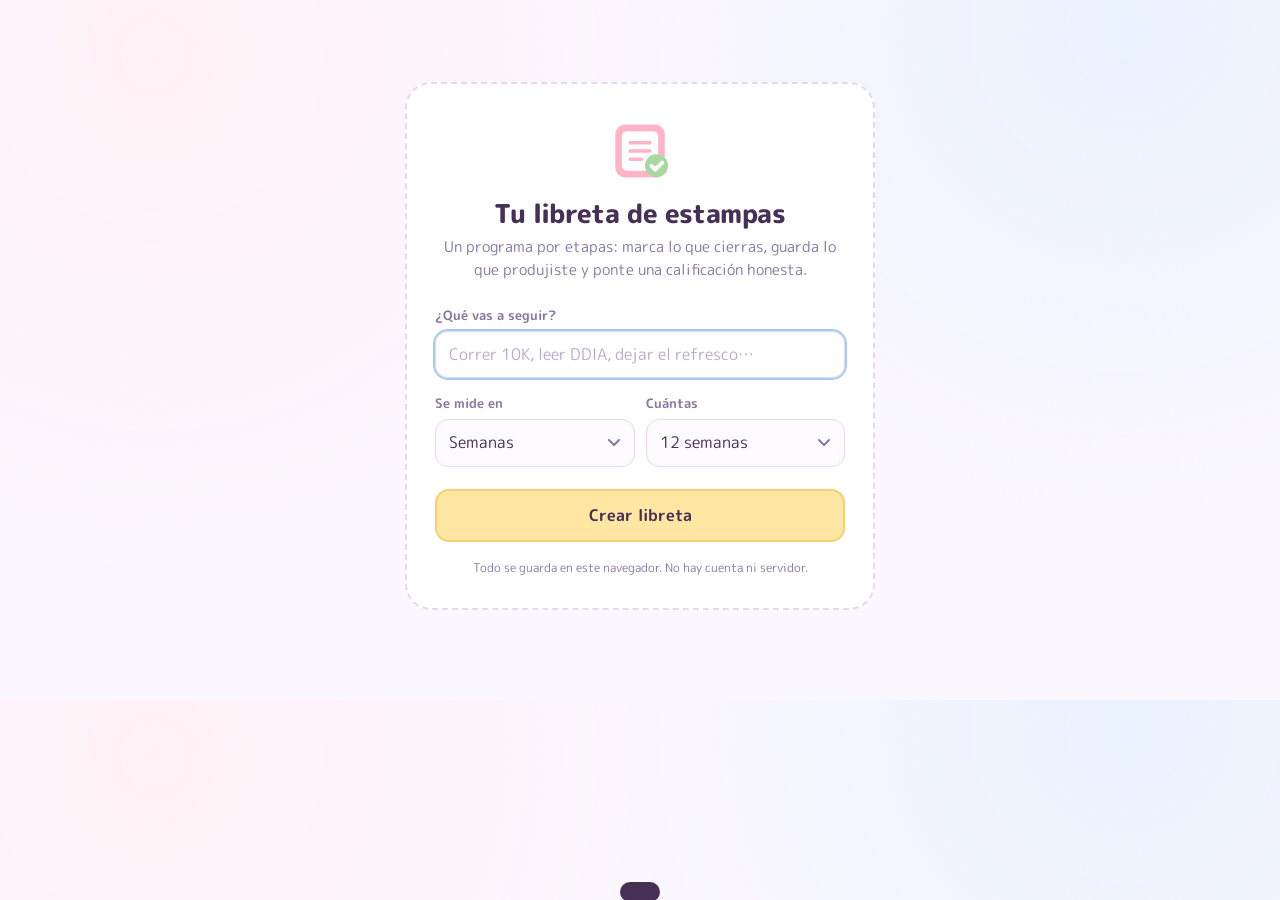
<file: artifacts/libreta/index.html>
<!DOCTYPE html>
<html lang="es">
<head>
<meta charset="utf-8">
<meta name="viewport" content="width=device-width, initial-scale=1">
<title>Libreta de estampas</title>
<meta name="description" content="Una libreta para seguir un programa de N semanas: marca lo hecho, guarda tus entregables y ponte una calificación.">
<link rel="preconnect" href="https://fonts.googleapis.com">
<link rel="preconnect" href="https://fonts.gstatic.com" crossorigin>
<link href="https://fonts.googleapis.com/css2?family=M+PLUS+Rounded+1c:wght@300;400;500;700;800&display=swap" rel="stylesheet">

<style>
  :root{
    --paper:#FBF7FF; --card:#FFFFFF;
    --ink:#463055; --ink-soft:#8A76A0; --line:#E4D8F2;
    --blush:#FFB3C7; --sky:#A9C9F5; --butter:#FFE7A3; --matcha:#A8D8A0;
    --radius:18px; --shadow:0 2px 0 var(--line);
  }
  *{box-sizing:border-box}
  html,body{margin:0;padding:0}
  body{
    background:
      radial-gradient(circle at 12% 8%, #FFF0F5 0%, transparent 42%),
      radial-gradient(circle at 88% 4%, #EAF2FF 0%, transparent 38%),
      var(--paper);
    color:var(--ink);
    font-family:"M PLUS Rounded 1c", ui-rounded, "Hiragino Maru Gothic ProN", "Segoe UI", system-ui, sans-serif;
    line-height:1.6; -webkit-font-smoothing:antialiased;
    padding:28px 18px 90px;
  }
  .wrap{max-width:840px;margin:0 auto}
  [hidden]{display:none !important}

  /* ---------- portada ---------- */
  .cover{
    max-width:470px;margin:6vh auto 0;
    background:var(--card);
    border:2px dashed var(--line);
    border-radius:26px;
    padding:34px 28px 30px;
    text-align:center;
  }
  .cover-mark{width:66px;height:66px;margin:0 auto 14px;display:block}
  .cover h1{font-size:26px;font-weight:800;margin:0 0 6px;letter-spacing:-.015em;line-height:1.2}
  .cover p.lede{font-size:14.5px;color:var(--ink-soft);margin:0 0 24px}

  .field{text-align:left;margin-bottom:16px}
  .field label{display:block;font-size:12.5px;font-weight:700;color:var(--ink-soft);margin-bottom:5px}

  .field input[type=text], .field select{
    width:100%;font:inherit;font-size:16px;color:var(--ink);
    border:1.5px solid var(--line);border-radius:13px;
    background:#FDFBFF;padding:10px 13px;
  }
  .field input[type=text]:focus,.field select:focus{outline:2px solid var(--sky);background:#fff}
  .field input[type=text]::placeholder{color:#BCA9CE}
  .field select{appearance:none;-webkit-appearance:none;cursor:pointer;
    background-image:url("data:image/svg+xml,%3Csvg xmlns='http://www.w3.org/2000/svg' viewBox='0 0 12 8'%3E%3Cpath d='M1 1l5 5 5-5' fill='none' stroke='%238A76A0' stroke-width='2' stroke-linecap='round'/%3E%3C/svg%3E");
    background-repeat:no-repeat;background-position:right 14px center;background-size:12px;padding-right:38px}

  .row{display:flex;gap:11px}
  .row .field{flex:1;min-width:0}

  .go{
    width:100%;font:inherit;font-size:16px;font-weight:700;color:var(--ink);
    background:var(--butter);border:2px solid #F0D175;border-radius:14px;
    padding:12px;cursor:pointer;margin-top:6px;
    transition:transform .12s ease;
  }
  .go:hover{transform:translateY(-2px)}
  .go:focus-visible{outline:3px solid var(--sky);outline-offset:2px}
  .cover-foot{font-size:12px;color:var(--ink-soft);margin:16px 0 0}

  /* ---------- encabezado ---------- */
  .masthead{margin-bottom:22px}
  .eyebrow{font-size:13px;font-weight:700;color:var(--ink-soft);margin:0 0 2px}
  h1.title{font-size:clamp(26px,5.4vw,38px);font-weight:800;line-height:1.15;margin:0 0 10px;letter-spacing:-.015em}
  .status{display:flex;flex-wrap:wrap;gap:8px;align-items:center}
  .chip{background:var(--card);border:1.5px solid var(--line);border-radius:999px;padding:5px 13px;font-size:13.5px;font-weight:500;box-shadow:var(--shadow)}
  .chip b{font-weight:800}
  .chip.next{background:var(--butter);border-color:#F0D175}

  button.chip{cursor:pointer;display:inline-flex;align-items:center;gap:6px;transition:transform .12s ease,border-color .12s ease}
  button.chip:hover{transform:translateY(-1px);border-color:var(--blush)}
  button.chip:focus-visible{outline:3px solid var(--sky);outline-offset:2px}
  button.chip svg{width:16px;height:16px;display:block}
  button.chip.off{color:var(--ink-soft);background:#F6F1FB}

  /* ---------- tablero ---------- */
  .board{background:var(--card);border:2px dashed var(--line);border-radius:var(--radius);padding:16px 14px 14px;margin:20px 0 30px}
  .board-grid{display:grid;grid-template-columns:repeat(8,1fr);gap:9px}
  @media (max-width:620px){ .board-grid{grid-template-columns:repeat(5,1fr)} }
  .slot{position:relative;aspect-ratio:1;border:1.5px solid var(--line);border-radius:13px;background:#FCFAFE;cursor:pointer;display:grid;place-items:center;padding:0;font:inherit;color:var(--ink-soft);transition:transform .12s ease,border-color .12s ease}
  .slot:hover{transform:translateY(-2px);border-color:var(--blush)}
  .slot:focus-visible{outline:3px solid var(--sky);outline-offset:2px}
  .slot .num{font-size:13px;font-weight:700}
  .slot.stamped{border-color:transparent;background:transparent}
  .slot.stamped .num{display:none}
  .slot svg{width:78%;height:78%;display:block}
  @keyframes press{0%{transform:scale(1.7) rotate(var(--rot));opacity:0}55%{transform:scale(.9) rotate(var(--rot));opacity:1}100%{transform:scale(1) rotate(var(--rot));opacity:1}}
  .slot.stamped svg{animation:press .34s cubic-bezier(.2,1.4,.4,1) both;transform:rotate(var(--rot))}
  @media (prefers-reduced-motion:reduce){.slot.stamped svg{animation:none}}
  .board-legend{margin:12px 2px 0;font-size:12.5px;color:var(--ink-soft)}

  /* ---------- periodos ---------- */
  .period{background:var(--card);border:1.5px solid var(--line);border-radius:var(--radius);padding:14px 16px;margin-bottom:12px;box-shadow:var(--shadow);scroll-margin-top:16px}
  .period.done{background:#FCFFFB;border-color:#CBE8C4}
  .period.flash{animation:flash .9s ease}
  @keyframes flash{0%,100%{box-shadow:var(--shadow)}30%{box-shadow:0 0 0 4px var(--butter)}}
  @media (prefers-reduced-motion:reduce){.period.flash{animation:none}}

  .p-head{display:flex;gap:11px;align-items:flex-start}
  .tick{flex:none;width:27px;height:27px;margin-top:3px;border:2px solid var(--line);border-radius:9px;background:#fff;cursor:pointer;display:grid;place-items:center;padding:0;transition:background .14s ease,border-color .14s ease}
  .tick:hover{border-color:var(--matcha)}
  .tick:focus-visible{outline:3px solid var(--sky);outline-offset:2px}
  .tick svg{width:16px;height:16px;opacity:0;transition:opacity .14s ease}
  .period.done .tick{background:var(--matcha);border-color:#8CC384}
  .period.done .tick svg{opacity:1}

  .p-titles{flex:1;min-width:0}
  .p-label{font-size:12px;font-weight:700;color:var(--ink-soft);margin-bottom:1px}
  .titlefield{font:inherit;font-size:17px;font-weight:700;color:var(--ink);border:none;background:transparent;padding:1px 3px;margin:-1px -3px;border-radius:7px;width:100%;letter-spacing:-.01em}
  .titlefield:hover{background:#F8F3FE}
  .titlefield:focus{outline:2px solid var(--sky);background:#fff}
  .titlefield::placeholder{color:#C6B4D6;font-weight:500}
  .duefield{font:inherit;font-size:12.5px;color:var(--ink-soft);border:none;background:transparent;padding:1px 3px;margin:1px -3px 0;border-radius:6px;width:100%}
  .duefield:hover{background:#F8F3FE}
  .duefield:focus{outline:2px solid var(--sky);background:#fff}

  .score-badge{flex:none;min-width:52px;text-align:center;border-radius:12px;padding:5px 8px;font-size:19px;font-weight:800;line-height:1.1;color:#fff;background:var(--line)}
  .score-badge small{display:block;font-size:9.5px;font-weight:500;opacity:.85}
  .score-badge.empty{background:#F0EAF8;color:var(--ink-soft)}

  .p-body{padding:12px 0 2px 38px}
  @media (max-width:520px){.p-body{padding-left:0}}
  .field-label{font-size:12px;font-weight:700;color:var(--ink-soft);margin:0 0 5px}

  input[type=range]{-webkit-appearance:none;appearance:none;width:100%;height:9px;border-radius:99px;
    background:linear-gradient(90deg,#F2849A 0%,#F0A36B 22%,#F5C86A 42%,#DFD173 60%,#B6D683 80%,#7FC98A 100%);outline:none;margin:2px 0 0}
  input[type=range]::-webkit-slider-thumb{-webkit-appearance:none;appearance:none;width:23px;height:23px;border-radius:50%;background:#fff;border:3px solid currentColor;cursor:pointer;box-shadow:0 1px 4px rgba(70,48,85,.22)}
  input[type=range]::-moz-range-thumb{width:23px;height:23px;border-radius:50%;background:#fff;border:3px solid currentColor;cursor:pointer;box-shadow:0 1px 4px rgba(70,48,85,.22)}
  input[type=range]:focus-visible{outline:3px solid var(--sky);outline-offset:4px}

  .arts{list-style:none;margin:0 0 6px;padding:0}
  .art{display:flex;align-items:center;gap:8px;padding:3px 0}
  .art input[type=checkbox]{appearance:none;-webkit-appearance:none;flex:none;width:19px;height:19px;border:2px solid var(--line);border-radius:6px;background:#fff;cursor:pointer;display:grid;place-items:center;transition:background .13s ease,border-color .13s ease}
  .art input[type=checkbox]:checked{background:var(--blush);border-color:#F294AF}
  .art input[type=checkbox]:checked::after{content:"";width:9px;height:5px;border:2.4px solid #fff;border-top:0;border-right:0;transform:rotate(-45deg) translate(1px,-1px)}
  .art input[type=checkbox]:focus-visible{outline:3px solid var(--sky);outline-offset:2px}
  .artname{font:inherit;font-size:14.5px;color:var(--ink);border:none;background:transparent;flex:1;min-width:0;padding:3px 5px;margin:-3px -5px;border-radius:7px}
  .artname:hover{background:#F8F3FE}
  .artname:focus{outline:2px solid var(--sky);background:#fff}
  .artname::placeholder{color:#C6B4D6}
  .art input[type=checkbox]:checked + .artname{color:var(--ink-soft);text-decoration:line-through;text-decoration-color:var(--blush)}
  .kill{flex:none;border:none;background:transparent;cursor:pointer;color:var(--ink-soft);font-size:17px;line-height:1;padding:3px 6px;border-radius:7px;opacity:0;transition:opacity .13s ease}
  .art:hover .kill,.kill:focus-visible{opacity:1}
  .kill:hover{background:#FFEDF2;color:#D4607F}
  .kill:focus-visible{outline:2px solid var(--sky)}

  .add{border:1.5px dashed var(--line);background:transparent;color:var(--ink-soft);font:inherit;font-size:13.5px;font-weight:500;padding:5px 13px;border-radius:99px;cursor:pointer;transition:border-color .13s ease,color .13s ease}
  .add:hover{border-color:var(--blush);color:#D4607F}
  .add:focus-visible{outline:3px solid var(--sky);outline-offset:2px}

  .note{width:100%;font:inherit;font-size:14px;line-height:1.55;color:var(--ink);border:1.5px solid var(--line);border-radius:12px;background:#FDFBFF;padding:9px 11px;resize:vertical;min-height:56px;margin-top:4px}
  .note:focus{outline:2px solid var(--sky);background:#fff}
  .note::placeholder{color:#BCA9CE}
  .divider{height:1px;background:var(--line);margin:14px 0 12px;border:0}

  .footer-bar{display:flex;flex-wrap:wrap;gap:9px;margin-top:26px;padding-top:20px;border-top:2px dashed var(--line)}
  .btn{border:1.5px solid var(--line);background:var(--card);color:var(--ink);font:inherit;font-size:13.5px;font-weight:500;padding:8px 15px;border-radius:99px;cursor:pointer;box-shadow:var(--shadow);transition:transform .12s ease,border-color .12s ease}
  .btn:hover{transform:translateY(-1px);border-color:var(--blush)}
  .btn:focus-visible{outline:3px solid var(--sky);outline-offset:2px}
  .btn.quiet{box-shadow:none;background:transparent;color:var(--ink-soft);border-style:dashed}

  .toast{position:fixed;left:50%;bottom:22px;transform:translateX(-50%) translateY(120%);background:var(--ink);color:#fff;padding:10px 20px;border-radius:99px;font-size:14px;font-weight:500;transition:transform .28s cubic-bezier(.2,1.2,.4,1);z-index:50;max-width:88vw;text-align:center}
  .toast.up{transform:translateX(-50%) translateY(0)}
</style>
</head>
<body>

<!-- ============ PORTADA ============ -->
<section class="cover" id="cover" hidden>
  <svg class="cover-mark" viewBox="0 0 40 40" aria-hidden="true">
    <rect x="5" y="4" width="30" height="32" rx="6" fill="#FFB3C7"/>
    <rect x="9" y="8" width="22" height="24" rx="3" fill="#fff"/>
    <path d="M14 15h12M14 20h12M14 25h7" stroke="#FFB3C7" stroke-width="2" stroke-linecap="round"/>
    <circle cx="30" cy="29" r="7" fill="#A8D8A0"/>
    <path d="M27 29l2.2 2.2L33.5 27" stroke="#fff" stroke-width="2.4" stroke-linecap="round" stroke-linejoin="round" fill="none"/>
  </svg>
  <h1>Tu libreta de estampas</h1>
  <p class="lede">Un programa por etapas: marca lo que cierras, guarda lo que produjiste y ponte una calificación honesta.</p>

  <div class="field">
    <label for="in-topic">¿Qué vas a seguir?</label>
    <input type="text" id="in-topic" placeholder="Correr 10K, leer DDIA, dejar el refresco…" autocomplete="off">
  </div>

  <div class="row">
    <div class="field">
      <label for="in-unit">Se mide en</label>
      <select id="in-unit">
        <option value="semanas">Semanas</option>
        <option value="dias">Días</option>
        <option value="modulos">Módulos</option>
        <option value="sesiones">Sesiones</option>
        <option value="capitulos">Capítulos</option>
      </select>
    </div>
    <div class="field">
      <label for="in-len">Cuántas</label>
      <select id="in-len"></select>
    </div>
  </div>

  <button class="go" id="btn-create">Crear libreta</button>
  <p class="cover-foot">Todo se guarda en este navegador. No hay cuenta ni servidor.</p>
</section>

<!-- ============ APP ============ -->
<div class="wrap" id="app" hidden>
  <header class="masthead">
    <p class="eyebrow" id="eyebrow"></p>
    <h1 class="title" id="topic-title"></h1>
    <div class="status">
      <span class="chip"><b id="stat-done">0</b> <span id="stat-done-label"></span></span>
      <span class="chip">promedio <b id="stat-avg">—</b></span>
      <span class="chip">entregables <b id="stat-arts">0</b></span>
      <span class="chip next" id="stat-next"></span>
      <button class="chip" id="btn-sound" type="button" aria-pressed="true" title="Sonido"></button>
    </div>
  </header>

  <section class="board" aria-label="Tablero de estampas">
    <div class="board-grid" id="board"></div>
    <p class="board-legend">Cada etapa cerrada se sella. Toca una estampa para saltar a ella.</p>
  </section>

  <main id="periods"></main>

  <div class="footer-bar">
    <button class="btn" id="btn-md">Copiar resumen en Markdown</button>
    <button class="btn" id="btn-export">Descargar respaldo</button>
    <button class="btn" id="btn-import">Cargar respaldo</button>
    <button class="btn" id="btn-link">Copiar link de esta libreta</button>
    <button class="btn quiet" id="btn-reset">Empezar otra</button>
    <input type="file" id="file" accept="application/json" hidden>
  </div>
</div>

<div class="toast" id="toast" role="status" aria-live="polite"></div>

<script>
(function(){
  "use strict";

  /* =========================================================
     TEXTOS — cambia aquí para traducir toda la interfaz
     ========================================================= */
  var UNITS = {
    semanas:   { one:"Semana",   many:"semanas",   lens:[4,6,8,12,16,26,52] },
    dias:      { one:"Día",      many:"días",      lens:[7,14,21,30,66,90,100] },
    modulos:   { one:"Módulo",   many:"módulos",   lens:[4,6,8,10,12,16,20,24] },
    sesiones:  { one:"Sesión",   many:"sesiones",  lens:[4,6,8,10,12,16,20,24] },
    capitulos: { one:"Capítulo", many:"capítulos", lens:[4,6,8,10,12,16,20,24,30] }
  };

  var T = {
    artifacts:    "Entregables",
    addArtifact:  "+ agregar entregable",
    score:        "Cómo te salió",
    notes:        "Notas",
    notesPh:      "Qué se atoró, qué hiciste bien, qué vale la pena contar después.",
    titlePh:      "Ponle nombre a esta etapa",
    duePh:        "sin fecha de entrega",
    artPh:        "nombre del entregable",
    noScore:      "sin nota",
    outOf:        "de 100",
    nextUp:       "sigue: ",
    allDone:      "programa completo",
    copiedMd:     "Markdown copiado",
    copiedLink:   "Link copiado",
    copyFail:     "No se pudo copiar",
    exported:     "Respaldo descargado",
    imported:     "Respaldo cargado",
    badFile:      "Ese archivo no tiene el formato de la libreta",
    confirmReset: "Esto abre una libreta nueva. La actual queda guardada y puedes volver con su link. ¿Seguir?",
    needTopic:    "Escribe qué vas a seguir"
  };

  /* =========================================================
     ESTAMPAS — 8 SVG que se reparten entre las etapas
     ========================================================= */
  var STAMPS = [
    '<svg viewBox="0 0 40 40"><path d="M20 6l4.2 9.4 10.3 1.1-7.7 6.9 2.2 10.1L20 28.4l-9 5.1 2.2-10.1-7.7-6.9 10.3-1.1z" fill="#FFD36B"/></svg>',
    '<svg viewBox="0 0 40 40"><path d="M20 33S7 25 7 16.5A6.5 6.5 0 0120 13a6.5 6.5 0 0113 3.5C33 25 20 33 20 33z" fill="#FFB3C7"/></svg>',
    '<svg viewBox="0 0 40 40"><circle cx="20" cy="11" r="6" fill="#C9AEEA"/><circle cx="29" cy="20" r="6" fill="#C9AEEA"/><circle cx="20" cy="29" r="6" fill="#C9AEEA"/><circle cx="11" cy="20" r="6" fill="#C9AEEA"/><circle cx="20" cy="20" r="4.5" fill="#FFE7A3"/></svg>',
    '<svg viewBox="0 0 40 40"><path d="M25 6a13 13 0 100 28 15 15 0 010-28z" fill="#A9C9F5"/></svg>',
    '<svg viewBox="0 0 40 40"><path d="M12 27a6 6 0 010-12 8 8 0 0115.4-2A6.5 6.5 0 1128.5 27z" fill="#BFDCF7"/></svg>',
    '<svg viewBox="0 0 40 40"><circle cx="20" cy="14" r="6" fill="#A8D8A0"/><circle cx="14" cy="20" r="6" fill="#A8D8A0"/><circle cx="26" cy="20" r="6" fill="#A8D8A0"/><path d="M20 22v11" stroke="#7FBF77" stroke-width="2.6" stroke-linecap="round"/></svg>',
    '<svg viewBox="0 0 40 40"><circle cx="20" cy="20" r="13" fill="#F7C6A0"/><circle cx="20" cy="20" r="4.5" fill="#FBF7FF"/><circle cx="15" cy="14" r="1.7" fill="#E88BA6"/><circle cx="26" cy="17" r="1.7" fill="#8FC98A"/><circle cx="24" cy="27" r="1.7" fill="#7FAEE0"/></svg>',
    '<svg viewBox="0 0 40 40"><path d="M9 18c0-6 5-9 11-9s11 3 11 9v8a4 4 0 01-4 4H13a4 4 0 01-4-4z" fill="#FFD9E4"/><path d="M11 12l2 5M29 12l-2 5" stroke="#F294AF" stroke-width="2.4" stroke-linecap="round"/><circle cx="16" cy="21" r="1.9" fill="#463055"/><circle cx="24" cy="21" r="1.9" fill="#463055"/><path d="M18.5 25.5h3" stroke="#463055" stroke-width="2" stroke-linecap="round"/></svg>'
  ];

  var CHECK = '<svg viewBox="0 0 24 24" fill="none"><path d="M5 12.5l4.5 4.5L19 7.5" stroke="#fff" stroke-width="3.2" stroke-linecap="round" stroke-linejoin="round"/></svg>';

  /* =========================================================
     SONIDO — sintetizado con Web Audio, sin archivos externos.
     El navegador no deja sonar nada antes del primer clic del usuario,
     así que el audio se enciende solo cuando alguien interactúa.
     ========================================================= */
  var SND = (function(){
    var AC = null, master = null, muted = false;

    try { muted = localStorage.getItem("libreta:sound") === "off"; } catch(e){}

    function engine(){
      if (!AC) {
        var C = window.AudioContext || window.webkitAudioContext;
        if (!C) return null;
        try { AC = new C(); } catch(e){ return null; }

        master = AC.createGain();
        master.gain.value = 0.2;
        master.connect(AC.destination);

        // cola de eco suave: el "wavy"
        var delay = AC.createDelay(1.0);
        delay.delayTime.value = 0.165;
        var fb = AC.createGain();  fb.gain.value = 0.3;
        var lp = AC.createBiquadFilter();
        lp.type = "lowpass"; lp.frequency.value = 2400;
        var wet = AC.createGain(); wet.gain.value = 0.32;

        master.connect(delay);
        delay.connect(fb); fb.connect(delay);
        delay.connect(lp); lp.connect(wet); wet.connect(AC.destination);
      }
      if (AC.state === "suspended") { try { AC.resume(); } catch(e){} }
      return AC;
    }

    function note(freq, when, dur, o){
      if (muted) return;
      var c = engine(); if (!c) return;
      o = o || {};
      var t = c.currentTime + when;

      var osc = c.createOscillator();
      osc.type = o.type || "triangle";
      osc.frequency.setValueAtTime(freq, t);
      if (o.slide) osc.frequency.exponentialRampToValueAtTime(o.slide, t + dur);

      var g = c.createGain();
      g.gain.setValueAtTime(0.0001, t);
      g.gain.exponentialRampToValueAtTime(o.gain || 0.4, t + 0.012);
      g.gain.exponentialRampToValueAtTime(0.0001, t + dur);

      if (o.vib) {
        var lfo = c.createOscillator(), amt = c.createGain();
        lfo.frequency.value = 6.5;
        amt.gain.value = o.vib;
        lfo.connect(amt); amt.connect(osc.frequency);
        lfo.start(t); lfo.stop(t + dur);
      }

      osc.connect(g); g.connect(master);
      osc.start(t); osc.stop(t + dur + 0.03);
    }

    var PENTA = [523, 587, 659, 784, 880, 1047, 1175, 1319];
    var lastStep = -1;

    return {
      isMuted: function(){ return muted; },
      toggle: function(){
        muted = !muted;
        try { localStorage.setItem("libreta:sound", muted ? "off" : "on"); } catch(e){}
        if (!muted) note(880, 0, 0.12, {type:"sine", gain:0.3});
        return muted;
      },

      // sello: acorde ascendente con vibrato, el momento premio
      stamp: function(){
        [784, 988, 1319].forEach(function(f, i){
          note(f, i * 0.075, 0.34, {type:"triangle", gain:0.45, vib:9});
        });
        note(392, 0, 0.5, {type:"sine", gain:0.2});
      },
      unstamp: function(){ note(659, 0, 0.18, {type:"sine", gain:0.28, slide:392}); },

      check:   function(){ note(1047, 0, 0.13, {type:"triangle", gain:0.32});
                           note(1568, 0.045, 0.12, {type:"sine", gain:0.2}); },
      uncheck: function(){ note(700, 0, 0.12, {type:"sine", gain:0.22, slide:523}); },

      pop:  function(){ note(587, 0, 0.11, {type:"sine", gain:0.28, slide:880}); },
      kill: function(){ note(320, 0, 0.14, {type:"triangle", gain:0.22, slide:190}); },
      tap:  function(){ note(880, 0, 0.075, {type:"sine", gain:0.2}); },

      // el slider suena solo al cambiar de nota, no en cada pixel
      slide: function(v){
        var step = Math.min(PENTA.length - 1, Math.floor(v / 100 * PENTA.length));
        if (step === lastStep) return;
        lastStep = step;
        note(PENTA[step], 0, 0.075, {type:"sine", gain:0.15});
      },

      fanfare: function(){
        [523, 659, 784, 1047].forEach(function(f, i){
          note(f, i * 0.08, 0.42, {type:"triangle", gain:0.38, vib:7});
        });
      }
    };
  })();

  var SPK_ON  = '<svg viewBox="0 0 24 24" fill="none"><path d="M4 9.5h3.5L12 5.5v13L7.5 14.5H4z" fill="currentColor"/><path d="M15.5 9.2a4 4 0 010 5.6M18 6.7a7.5 7.5 0 010 10.6" stroke="currentColor" stroke-width="1.9" stroke-linecap="round"/></svg>';
  var SPK_OFF = '<svg viewBox="0 0 24 24" fill="none"><path d="M4 9.5h3.5L12 5.5v13L7.5 14.5H4z" fill="currentColor"/><path d="M16 10l5 5M21 10l-5 5" stroke="currentColor" stroke-width="1.9" stroke-linecap="round"/></svg>';

  /* =========================================================
     Persistencia: window.storage dentro de Claude, localStorage fuera
     ========================================================= */
  function makeStore(key){
    return {
      get: function(){
        if (window.storage && window.storage.get) {
          return window.storage.get(key).then(function(r){ return r ? r.value : null; })
                                        .catch(function(){ return null; });
        }
        try { return Promise.resolve(localStorage.getItem(key)); }
        catch(e){ return Promise.resolve(null); }
      },
      set: function(v){
        if (window.storage && window.storage.set) {
          return window.storage.set(key, v).catch(function(){});
        }
        try { localStorage.setItem(key, v); } catch(e){}
        return Promise.resolve();
      }
    };
  }

  function slug(s){
    return String(s).toLowerCase().normalize("NFD").replace(/[\u0300-\u036f]/g,"")
      .replace(/[^a-z0-9]+/g,"-").replace(/^-|-$/g,"").slice(0,40) || "libreta";
  }

  /* =========================================================
     Escala de color: rojo -> naranja -> verde
     ========================================================= */
  function scoreColor(v){
    var hue;
    if (v <= 50)      hue = 2  + (v/50)      * 6;
    else if (v <= 60) hue = 8  + ((v-50)/10) * 16;
    else if (v <= 70) hue = 24 + ((v-60)/10) * 16;
    else if (v <= 80) hue = 40 + ((v-70)/10) * 22;
    else if (v <= 90) hue = 62 + ((v-80)/10) * 32;
    else              hue = 94 + ((v-90)/10) * 40;
    return "hsl(" + hue.toFixed(1) + "," + (58 + v*0.14).toFixed(0) + "%," + (58 - v*0.12).toFixed(0) + "%)";
  }

  /* ========================= estado ========================= */
  var state = null, store = null, unit = null;

  var $ = function(id){ return document.getElementById(id); };
  var coverEl = $("cover"), appEl = $("app"),
      boardEl = $("board"), periodsEl = $("periods"), toastEl = $("toast");

  var toastTimer;
  function toast(msg){
    toastEl.textContent = msg;
    toastEl.classList.add("up");
    clearTimeout(toastTimer);
    toastTimer = setTimeout(function(){ toastEl.classList.remove("up"); }, 2400);
  }

  function save(){ if (store) store.set(JSON.stringify(state)); }

  function copyText(text, okMsg){
    if (navigator.clipboard && navigator.clipboard.writeText) {
      navigator.clipboard.writeText(text).then(function(){ toast(okMsg); })
                                         .catch(function(){ toast(T.copyFail); });
    } else { toast(T.copyFail); }
  }

  /* ========================= portada ========================= */
  function fillLengths(){
    var u = UNITS[$("in-unit").value];
    var sel = $("in-len");
    sel.textContent = "";
    u.lens.forEach(function(n){
      var o = document.createElement("option");
      o.value = n;
      o.textContent = n + " " + u.many;
      sel.appendChild(o);
    });
    sel.value = u.lens[Math.min(3, u.lens.length - 1)];
  }

  $("in-unit").addEventListener("change", fillLengths);

  $("btn-create").addEventListener("click", function(){
    var topic = $("in-topic").value.trim();
    if (!topic) { $("in-topic").focus(); toast(T.needTopic); return; }
    SND.fanfare();
    var cfg = { topic: topic, unit: $("in-unit").value, len: Number($("in-len").value) };
    var url = new URL(location.href);
    url.search = "?t=" + encodeURIComponent(cfg.topic) + "&u=" + cfg.unit + "&n=" + cfg.len;
    history.replaceState(null, "", url.toString());
    boot(cfg);
  });

  $("in-topic").addEventListener("keydown", function(e){
    if (e.key === "Enter") $("btn-create").click();
  });

  /* ========================= render ========================= */
  function renderStats(){
    var done = state.periods.filter(function(p){ return p.done; });
    var scored = state.periods.filter(function(p){ return p.score !== null; });

    $("stat-done").textContent = done.length + " / " + state.periods.length;
    $("stat-done-label").textContent = unit.many;

    var avgEl = $("stat-avg");
    if (scored.length) {
      var avg = Math.round(scored.reduce(function(s,p){ return s + p.score; }, 0) / scored.length);
      avgEl.textContent = avg;
      avgEl.style.color = scoreColor(avg);
    } else { avgEl.textContent = "—"; avgEl.style.color = ""; }

    var total = 0, ok = 0;
    state.periods.forEach(function(p){ p.arts.forEach(function(a){ total++; if (a.done) ok++; }); });
    $("stat-arts").textContent = ok + "/" + total;

    var next = state.periods.find(function(p){ return !p.done; });
    $("stat-next").textContent = next
      ? T.nextUp + unit.one.toLowerCase() + " " + next.n + (next.due ? " · " + next.due : "")
      : T.allDone;
  }

  function renderBoard(){
    boardEl.textContent = "";
    state.periods.forEach(function(p, i){
      var b = document.createElement("button");
      b.className = "slot" + (p.done ? " stamped" : "");
      b.type = "button";
      b.setAttribute("aria-label", unit.one + " " + p.n + (p.title ? ": " + p.title : "") + (p.done ? " (hecha)" : " (pendiente)"));
      b.style.setProperty("--rot", ((i * 37) % 15 - 7) + "deg");
      b.innerHTML = p.done ? STAMPS[i % STAMPS.length] : '<span class="num">' + p.n + '</span>';
      b.addEventListener("click", function(){
        SND.tap();
        var el = $("p-" + p.n);
        el.scrollIntoView({behavior:"smooth", block:"center"});
        el.classList.remove("flash"); void el.offsetWidth; el.classList.add("flash");
      });
      boardEl.appendChild(b);
    });
  }

  function renderBadge(badge, p){
    if (p.score === null) {
      badge.className = "score-badge empty";
      badge.innerHTML = '—<small>' + T.noScore + '</small>';
      badge.style.background = "";
    } else {
      badge.className = "score-badge";
      badge.innerHTML = p.score + '<small>' + T.outOf + '</small>';
      badge.style.background = scoreColor(p.score);
    }
  }

  function renderArts(list, p){
    list.textContent = "";
    p.arts.forEach(function(a){
      var li = document.createElement("li");
      li.className = "art";

      var cb = document.createElement("input");
      cb.type = "checkbox"; cb.checked = a.done;
      cb.addEventListener("change", function(){
        a.done = cb.checked;
        if (a.done) SND.check(); else SND.uncheck();
        save(); renderStats();
      });

      var nm = document.createElement("input");
      nm.className = "artname"; nm.value = a.name;
      nm.placeholder = T.artPh;
      nm.setAttribute("aria-label", T.artPh);
      nm.addEventListener("input", function(){ a.name = nm.value; save(); });

      var rm = document.createElement("button");
      rm.className = "kill"; rm.type = "button";
      rm.innerHTML = "&times;"; rm.title = "Quitar";
      rm.setAttribute("aria-label", "Quitar entregable");
      rm.addEventListener("click", function(){
        SND.kill();
        p.arts = p.arts.filter(function(x){ return x !== a; });
        renderArts(list, p); save(); renderStats();
      });

      li.append(cb, nm, rm);
      list.appendChild(li);
    });
  }

  function renderPeriods(){
    periodsEl.textContent = "";
    state.periods.forEach(function(p){
      var sec = document.createElement("section");
      sec.className = "period" + (p.done ? " done" : "");
      sec.id = "p-" + p.n;

      var head = document.createElement("div");
      head.className = "p-head";

      var tick = document.createElement("button");
      tick.className = "tick"; tick.type = "button";
      tick.innerHTML = CHECK;
      tick.setAttribute("aria-pressed", String(p.done));
      tick.setAttribute("aria-label", "Marcar " + unit.one.toLowerCase() + " " + p.n + " como hecha");

      var titles = document.createElement("div");
      titles.className = "p-titles";

      var lab = document.createElement("div");
      lab.className = "p-label";
      lab.textContent = unit.one + " " + p.n;

      var tf = document.createElement("input");
      tf.className = "titlefield"; tf.value = p.title;
      tf.placeholder = T.titlePh;
      tf.setAttribute("aria-label", "Título");
      tf.addEventListener("input", function(){ p.title = tf.value; save(); });

      var df = document.createElement("input");
      df.className = "duefield"; df.value = p.due;
      df.placeholder = T.duePh;
      df.setAttribute("aria-label", "Fecha");
      df.addEventListener("input", function(){ p.due = df.value; save(); renderStats(); });

      titles.append(lab, tf, df);

      var badge = document.createElement("div");
      renderBadge(badge, p);
      head.append(tick, titles, badge);

      var body = document.createElement("div");
      body.className = "p-body";

      var artLab = document.createElement("p");
      artLab.className = "field-label"; artLab.textContent = T.artifacts;

      var list = document.createElement("ul");
      list.className = "arts";
      renderArts(list, p);

      var add = document.createElement("button");
      add.className = "add"; add.type = "button"; add.textContent = T.addArtifact;
      add.addEventListener("click", function(){
        SND.pop();
        p.arts.push({ name:"", done:false });
        renderArts(list, p); save(); renderStats();
        var inputs = list.querySelectorAll(".artname");
        if (inputs.length) inputs[inputs.length - 1].focus();
      });

      var hr = document.createElement("hr");
      hr.className = "divider";

      var scoreLab = document.createElement("p");
      scoreLab.className = "field-label"; scoreLab.textContent = T.score;

      var range = document.createElement("input");
      range.type = "range"; range.min = 0; range.max = 100; range.step = 1;
      range.value = p.score === null ? 70 : p.score;
      range.style.color = scoreColor(Number(range.value));
      range.setAttribute("aria-label", T.score);
      range.addEventListener("input", function(){
        p.score = Number(range.value);
        SND.slide(p.score);
        range.style.color = scoreColor(p.score);
        renderBadge(badge, p); save(); renderStats();
      });

      var noteLab = document.createElement("p");
      noteLab.className = "field-label";
      noteLab.style.marginTop = "14px";
      noteLab.textContent = T.notes;

      var note = document.createElement("textarea");
      note.className = "note"; note.value = p.note;
      note.placeholder = T.notesPh;
      note.setAttribute("aria-label", T.notes);
      note.addEventListener("input", function(){ p.note = note.value; save(); });

      body.append(artLab, list, add, hr, scoreLab, range, noteLab, note);

      tick.addEventListener("click", function(){
        p.done = !p.done;
        if (p.done) SND.stamp(); else SND.unstamp();
        tick.setAttribute("aria-pressed", String(p.done));
        sec.classList.toggle("done", p.done);
        save(); renderBoard(); renderStats();
      });

      sec.append(head, body);
      periodsEl.appendChild(sec);
    });
  }

  function renderAll(){
    $("eyebrow").textContent = state.periods.length + " " + unit.many;
    $("topic-title").textContent = state.topic;
    document.title = state.topic + " — libreta";
    renderBoard(); renderPeriods(); renderStats();
  }

  /* ========================= exportar ========================= */
  function toMarkdown(){
    var out = ["# " + state.topic, ""];
    var scored = state.periods.filter(function(p){ return p.score !== null; });
    var avg = scored.length ? Math.round(scored.reduce(function(s,p){ return s+p.score; },0)/scored.length) : null;
    out.push(state.periods.filter(function(p){ return p.done; }).length + " de " +
             state.periods.length + " " + unit.many + " cerradas" +
             (avg !== null ? " · autoevaluación promedio: " + avg + "/100" : ""));
    out.push("");
    state.periods.forEach(function(p){
      if (!p.done && p.score === null && !p.note && !p.arts.some(function(a){ return a.done; })) return;
      out.push("## " + unit.one + " " + p.n + (p.title ? " — " + p.title : ""));
      var meta = [p.done ? "cerrada" : "en curso"];
      if (p.score !== null) meta.push("autoevaluación " + p.score + "/100");
      if (p.due) meta.push(p.due);
      out.push("_" + meta.join(" · ") + "_", "");
      p.arts.forEach(function(a){ if (a.name) out.push("- [" + (a.done ? "x" : " ") + "] " + a.name); });
      if (p.arts.some(function(a){ return a.name; })) out.push("");
      if (p.note) out.push(p.note, "");
    });
    return out.join("\n");
  }

  $("btn-md").addEventListener("click", function(){ copyText(toMarkdown(), T.copiedMd); });
  $("btn-link").addEventListener("click", function(){ copyText(location.href, T.copiedLink); });

  $("btn-export").addEventListener("click", function(){
    var blob = new Blob([JSON.stringify(state, null, 2)], {type:"application/json"});
    var url = URL.createObjectURL(blob);
    var a = document.createElement("a");
    a.href = url; a.download = slug(state.topic) + ".json"; a.click();
    URL.revokeObjectURL(url);
    toast(T.exported);
  });

  $("btn-import").addEventListener("click", function(){ $("file").click(); });
  $("file").addEventListener("change", function(){
    var f = this.files && this.files[0];
    if (!f) return;
    var r = new FileReader();
    r.onload = function(){
      try {
        var parsed = JSON.parse(r.result);
        if (!parsed || !Array.isArray(parsed.periods)) throw new Error("formato");
        state = parsed;
        unit = UNITS[state.unit] || UNITS.semanas;
        save(); renderAll(); toast(T.imported);
      } catch(e){ toast(T.badFile); }
    };
    r.readAsText(f);
    this.value = "";
  });

  var soundBtn = $("btn-sound");
  function paintSoundBtn(){
    var off = SND.isMuted();
    soundBtn.innerHTML = (off ? SPK_OFF : SPK_ON) + "<span>" + (off ? "sin sonido" : "sonido") + "</span>";
    soundBtn.classList.toggle("off", off);
    soundBtn.setAttribute("aria-pressed", String(!off));
    soundBtn.setAttribute("aria-label", off ? "Encender sonido" : "Apagar sonido");
  }
  soundBtn.addEventListener("click", function(){ SND.toggle(); paintSoundBtn(); });
  paintSoundBtn();

  Array.prototype.forEach.call(document.querySelectorAll(".footer-bar .btn"), function(b){
    b.addEventListener("click", function(){ SND.tap(); });
  });

  $("btn-reset").addEventListener("click", function(){
    if (!confirm(T.confirmReset)) return;
    history.replaceState(null, "", location.pathname);
    location.reload();
  });

  /* ========================= arranque ========================= */
  function fresh(cfg){
    var periods = [];
    for (var i = 1; i <= cfg.len; i++) {
      periods.push({ n:i, title:"", due:"", done:false, score:null, note:"", arts:[] });
    }
    return { topic:cfg.topic, unit:cfg.unit, periods:periods };
  }

  function boot(cfg){
    unit  = UNITS[cfg.unit] || UNITS.semanas;
    store = makeStore("libreta:v2:" + slug(cfg.topic) + ":" + cfg.unit + ":" + cfg.len);
    store.get().then(function(raw){
      if (raw) {
        try {
          var parsed = JSON.parse(raw);
          state = (parsed && Array.isArray(parsed.periods)) ? parsed : fresh(cfg);
        } catch(e){ state = fresh(cfg); }
      } else { state = fresh(cfg); }
      unit = UNITS[state.unit] || unit;
      coverEl.hidden = true;
      appEl.hidden = false;
      renderAll();
    });
  }

  var q = new URLSearchParams(location.search);
  var qt = q.get("t"), qu = q.get("u"), qn = parseInt(q.get("n"), 10);

  if (qt && UNITS[qu] && qn > 0 && qn <= 366) {
    boot({ topic: qt, unit: qu, len: qn });
  } else {
    fillLengths();
    coverEl.hidden = false;
    $("in-topic").focus();
  }
})();
</script>
</body>
</html>
</file>
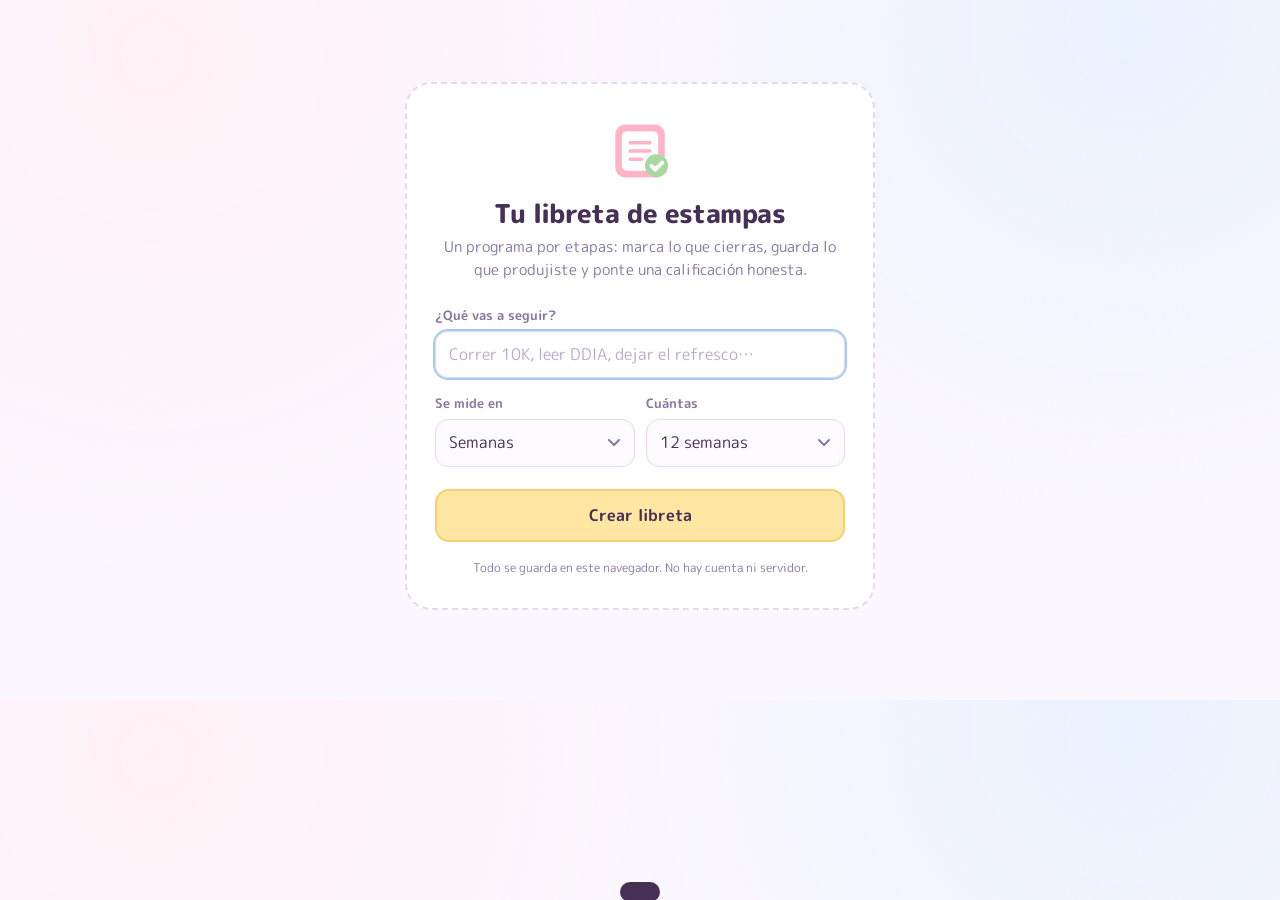
<file: public/artifacts/libreta/index.html>
<!DOCTYPE html>
<html lang="es">
<head>
<meta charset="utf-8">
<meta name="viewport" content="width=device-width, initial-scale=1">
<title>Libreta de estampas</title>
<meta name="description" content="Una libreta para seguir un programa de N semanas: marca lo hecho, guarda tus entregables y ponte una calificación.">
<link rel="preconnect" href="https://fonts.googleapis.com">
<link rel="preconnect" href="https://fonts.gstatic.com" crossorigin>
<link href="https://fonts.googleapis.com/css2?family=M+PLUS+Rounded+1c:wght@300;400;500;700;800&display=swap" rel="stylesheet">

<style>
  :root{
    --paper:#FBF7FF; --card:#FFFFFF;
    --ink:#463055; --ink-soft:#8A76A0; --line:#E4D8F2;
    --blush:#FFB3C7; --sky:#A9C9F5; --butter:#FFE7A3; --matcha:#A8D8A0;
    --radius:18px; --shadow:0 2px 0 var(--line);
  }
  *{box-sizing:border-box}
  html,body{margin:0;padding:0}
  body{
    background:
      radial-gradient(circle at 12% 8%, #FFF0F5 0%, transparent 42%),
      radial-gradient(circle at 88% 4%, #EAF2FF 0%, transparent 38%),
      var(--paper);
    color:var(--ink);
    font-family:"M PLUS Rounded 1c", ui-rounded, "Hiragino Maru Gothic ProN", "Segoe UI", system-ui, sans-serif;
    line-height:1.6; -webkit-font-smoothing:antialiased;
    padding:28px 18px 90px;
  }
  .wrap{max-width:840px;margin:0 auto}
  [hidden]{display:none !important}

  /* ---------- portada ---------- */
  .cover{
    max-width:470px;margin:6vh auto 0;
    background:var(--card);
    border:2px dashed var(--line);
    border-radius:26px;
    padding:34px 28px 30px;
    text-align:center;
  }
  .cover-mark{width:66px;height:66px;margin:0 auto 14px;display:block}
  .cover h1{font-size:26px;font-weight:800;margin:0 0 6px;letter-spacing:-.015em;line-height:1.2}
  .cover p.lede{font-size:14.5px;color:var(--ink-soft);margin:0 0 24px}

  .field{text-align:left;margin-bottom:16px}
  .field label{display:block;font-size:12.5px;font-weight:700;color:var(--ink-soft);margin-bottom:5px}

  .field input[type=text], .field select{
    width:100%;font:inherit;font-size:16px;color:var(--ink);
    border:1.5px solid var(--line);border-radius:13px;
    background:#FDFBFF;padding:10px 13px;
  }
  .field input[type=text]:focus,.field select:focus{outline:2px solid var(--sky);background:#fff}
  .field input[type=text]::placeholder{color:#BCA9CE}
  .field select{appearance:none;-webkit-appearance:none;cursor:pointer;
    background-image:url("data:image/svg+xml,%3Csvg xmlns='http://www.w3.org/2000/svg' viewBox='0 0 12 8'%3E%3Cpath d='M1 1l5 5 5-5' fill='none' stroke='%238A76A0' stroke-width='2' stroke-linecap='round'/%3E%3C/svg%3E");
    background-repeat:no-repeat;background-position:right 14px center;background-size:12px;padding-right:38px}

  .row{display:flex;gap:11px}
  .row .field{flex:1;min-width:0}

  .go{
    width:100%;font:inherit;font-size:16px;font-weight:700;color:var(--ink);
    background:var(--butter);border:2px solid #F0D175;border-radius:14px;
    padding:12px;cursor:pointer;margin-top:6px;
    transition:transform .12s ease;
  }
  .go:hover{transform:translateY(-2px)}
  .go:focus-visible{outline:3px solid var(--sky);outline-offset:2px}
  .cover-foot{font-size:12px;color:var(--ink-soft);margin:16px 0 0}

  .saved{text-align:left;margin:0 0 22px}
  .saved-label{font-size:12.5px;font-weight:700;color:var(--ink-soft);margin:0 0 8px}
  .saved-or{font-size:12.5px;color:var(--ink-soft);text-align:center;margin:16px 0 0;
    display:flex;align-items:center;gap:10px}
  .saved-or::before,.saved-or::after{content:"";flex:1;height:1px;background:var(--line)}

  .saved-item{display:flex;align-items:center;gap:9px;width:100%;
    font:inherit;text-align:left;cursor:pointer;
    background:#FDFBFF;border:1.5px solid var(--line);border-radius:13px;
    padding:9px 11px;margin-bottom:7px;color:var(--ink);
    transition:transform .12s ease,border-color .12s ease}
  .saved-item:hover{transform:translateY(-1px);border-color:var(--blush)}
  .saved-item:focus-visible{outline:3px solid var(--sky);outline-offset:2px}
  .saved-item .st{flex:1;min-width:0}
  .saved-item .sn{display:block;font-size:15px;font-weight:700;letter-spacing:-.01em;
    overflow:hidden;text-overflow:ellipsis;white-space:nowrap}
  .saved-item .sm{display:block;font-size:12px;color:var(--ink-soft)}
  .saved-item .sp{flex:none;font-size:15px;font-weight:800;color:#fff;
    background:var(--matcha);border-radius:9px;padding:3px 8px;line-height:1.25}
  .saved-item .sp small{display:block;font-size:9px;font-weight:500;opacity:.9}

  /* ---------- encabezado ---------- */
  .masthead{margin-bottom:22px}
  .eyebrow{font-size:13px;font-weight:700;color:var(--ink-soft);margin:0 0 2px}
  h1.title{font-size:clamp(26px,5.4vw,38px);font-weight:800;line-height:1.15;margin:0 0 10px;letter-spacing:-.015em}
  .status{display:flex;flex-wrap:wrap;gap:8px;align-items:center}
  .chip{background:var(--card);border:1.5px solid var(--line);border-radius:999px;padding:5px 13px;font-size:13.5px;font-weight:500;box-shadow:var(--shadow)}
  .chip b{font-weight:800}
  .chip.next{background:var(--butter);border-color:#F0D175}

  button.chip{cursor:pointer;display:inline-flex;align-items:center;gap:6px;transition:transform .12s ease,border-color .12s ease}
  button.chip:hover{transform:translateY(-1px);border-color:var(--blush)}
  button.chip:focus-visible{outline:3px solid var(--sky);outline-offset:2px}
  button.chip svg{width:16px;height:16px;display:block}
  button.chip.off{color:var(--ink-soft);background:#F6F1FB}

  /* ---------- tablero ---------- */
  .board{background:var(--card);border:2px dashed var(--line);border-radius:var(--radius);padding:16px 14px 14px;margin:20px 0 30px}
  .board-grid{display:grid;grid-template-columns:repeat(8,1fr);gap:9px}
  @media (max-width:620px){ .board-grid{grid-template-columns:repeat(5,1fr)} }
  .slot{position:relative;aspect-ratio:1;border:1.5px solid var(--line);border-radius:13px;background:#FCFAFE;cursor:pointer;display:grid;place-items:center;padding:0;font:inherit;color:var(--ink-soft);transition:transform .12s ease,border-color .12s ease}
  .slot:hover{transform:translateY(-2px);border-color:var(--blush)}
  .slot:focus-visible{outline:3px solid var(--sky);outline-offset:2px}
  .slot .num{font-size:13px;font-weight:700}
  .slot.stamped{border-color:transparent;background:transparent}
  .slot.stamped .num{display:none}
  .slot svg{width:78%;height:78%;display:block}
  @keyframes press{0%{transform:scale(1.7) rotate(var(--rot));opacity:0}55%{transform:scale(.9) rotate(var(--rot));opacity:1}100%{transform:scale(1) rotate(var(--rot));opacity:1}}
  .slot.stamped svg{animation:press .34s cubic-bezier(.2,1.4,.4,1) both;transform:rotate(var(--rot))}
  @media (prefers-reduced-motion:reduce){.slot.stamped svg{animation:none}}
  .board-legend{margin:12px 2px 0;font-size:12.5px;color:var(--ink-soft)}

  /* ---------- periodos ---------- */
  .period{background:var(--card);border:1.5px solid var(--line);border-radius:var(--radius);padding:14px 16px;margin-bottom:12px;box-shadow:var(--shadow);scroll-margin-top:16px}
  .period.done{background:#FCFFFB;border-color:#CBE8C4}
  .period.flash{animation:flash .9s ease}
  @keyframes flash{0%,100%{box-shadow:var(--shadow)}30%{box-shadow:0 0 0 4px var(--butter)}}
  @media (prefers-reduced-motion:reduce){.period.flash{animation:none}}

  .p-head{display:flex;gap:11px;align-items:flex-start}
  .tick{flex:none;width:27px;height:27px;margin-top:3px;border:2px solid var(--line);border-radius:9px;background:#fff;cursor:pointer;display:grid;place-items:center;padding:0;transition:background .14s ease,border-color .14s ease}
  .tick:hover{border-color:var(--matcha)}
  .tick:focus-visible{outline:3px solid var(--sky);outline-offset:2px}
  .tick svg{width:16px;height:16px;opacity:0;transition:opacity .14s ease}
  .period.done .tick{background:var(--matcha);border-color:#8CC384}
  .period.done .tick svg{opacity:1}

  .p-titles{flex:1;min-width:0}
  .p-label{font-size:12px;font-weight:700;color:var(--ink-soft);margin-bottom:1px}
  .titlefield{font:inherit;font-size:17px;font-weight:700;color:var(--ink);border:none;background:transparent;padding:1px 3px;margin:-1px -3px;border-radius:7px;width:100%;letter-spacing:-.01em}
  .titlefield:hover{background:#F8F3FE}
  .titlefield:focus{outline:2px solid var(--sky);background:#fff}
  .titlefield::placeholder{color:#C6B4D6;font-weight:500}
  .duefield{font:inherit;font-size:12.5px;color:var(--ink-soft);border:none;background:transparent;padding:1px 3px;margin:1px -3px 0;border-radius:6px;width:100%}
  .duefield:hover{background:#F8F3FE}
  .duefield:focus{outline:2px solid var(--sky);background:#fff}

  .score-badge{flex:none;min-width:52px;text-align:center;border-radius:12px;padding:5px 8px;font-size:19px;font-weight:800;line-height:1.1;color:#fff;background:var(--line)}
  .score-badge small{display:block;font-size:9.5px;font-weight:500;opacity:.85}
  .score-badge.empty{background:#F0EAF8;color:var(--ink-soft)}

  .p-body{padding:12px 0 2px 38px}
  @media (max-width:520px){.p-body{padding-left:0}}
  .field-label{font-size:12px;font-weight:700;color:var(--ink-soft);margin:0 0 5px}

  input[type=range]{-webkit-appearance:none;appearance:none;width:100%;height:9px;border-radius:99px;
    background:linear-gradient(90deg,#F2849A 0%,#F0A36B 22%,#F5C86A 42%,#DFD173 60%,#B6D683 80%,#7FC98A 100%);outline:none;margin:2px 0 0}
  input[type=range]::-webkit-slider-thumb{-webkit-appearance:none;appearance:none;width:23px;height:23px;border-radius:50%;background:#fff;border:3px solid currentColor;cursor:pointer;box-shadow:0 1px 4px rgba(70,48,85,.22)}
  input[type=range]::-moz-range-thumb{width:23px;height:23px;border-radius:50%;background:#fff;border:3px solid currentColor;cursor:pointer;box-shadow:0 1px 4px rgba(70,48,85,.22)}
  input[type=range]:focus-visible{outline:3px solid var(--sky);outline-offset:4px}

  .arts{list-style:none;margin:0 0 6px;padding:0}
  .art{display:flex;align-items:center;gap:8px;padding:3px 0}
  .art input[type=checkbox]{appearance:none;-webkit-appearance:none;flex:none;width:19px;height:19px;border:2px solid var(--line);border-radius:6px;background:#fff;cursor:pointer;display:grid;place-items:center;transition:background .13s ease,border-color .13s ease}
  .art input[type=checkbox]:checked{background:var(--blush);border-color:#F294AF}
  .art input[type=checkbox]:checked::after{content:"";width:9px;height:5px;border:2.4px solid #fff;border-top:0;border-right:0;transform:rotate(-45deg) translate(1px,-1px)}
  .art input[type=checkbox]:focus-visible{outline:3px solid var(--sky);outline-offset:2px}
  .artname{font:inherit;font-size:14.5px;color:var(--ink);border:none;background:transparent;flex:1;min-width:0;padding:3px 5px;margin:-3px -5px;border-radius:7px}
  .artname:hover{background:#F8F3FE}
  .artname:focus{outline:2px solid var(--sky);background:#fff}
  .artname::placeholder{color:#C6B4D6}
  .art input[type=checkbox]:checked + .artname{color:var(--ink-soft);text-decoration:line-through;text-decoration-color:var(--blush)}
  .kill{flex:none;border:none;background:transparent;cursor:pointer;color:var(--ink-soft);font-size:17px;line-height:1;padding:3px 6px;border-radius:7px;opacity:0;transition:opacity .13s ease}
  .art:hover .kill,.kill:focus-visible{opacity:1}
  .kill:hover{background:#FFEDF2;color:#D4607F}
  .kill:focus-visible{outline:2px solid var(--sky)}

  .add{border:1.5px dashed var(--line);background:transparent;color:var(--ink-soft);font:inherit;font-size:13.5px;font-weight:500;padding:5px 13px;border-radius:99px;cursor:pointer;transition:border-color .13s ease,color .13s ease}
  .add:hover{border-color:var(--blush);color:#D4607F}
  .add:focus-visible{outline:3px solid var(--sky);outline-offset:2px}

  .note{width:100%;font:inherit;font-size:14px;line-height:1.55;color:var(--ink);border:1.5px solid var(--line);border-radius:12px;background:#FDFBFF;padding:9px 11px;resize:vertical;min-height:56px;margin-top:4px}
  .note:focus{outline:2px solid var(--sky);background:#fff}
  .note::placeholder{color:#BCA9CE}
  .divider{height:1px;background:var(--line);margin:14px 0 12px;border:0}

  .footer-bar{display:flex;flex-wrap:wrap;gap:9px;margin-top:26px;padding-top:20px;border-top:2px dashed var(--line)}
  .btn{border:1.5px solid var(--line);background:var(--card);color:var(--ink);font:inherit;font-size:13.5px;font-weight:500;padding:8px 15px;border-radius:99px;cursor:pointer;box-shadow:var(--shadow);transition:transform .12s ease,border-color .12s ease}
  .btn:hover{transform:translateY(-1px);border-color:var(--blush)}
  .btn:focus-visible{outline:3px solid var(--sky);outline-offset:2px}
  .btn.quiet{box-shadow:none;background:transparent;color:var(--ink-soft);border-style:dashed}

  .toast{position:fixed;left:50%;bottom:22px;transform:translateX(-50%) translateY(120%);background:var(--ink);color:#fff;padding:10px 20px;border-radius:99px;font-size:14px;font-weight:500;transition:transform .28s cubic-bezier(.2,1.2,.4,1);z-index:50;max-width:88vw;text-align:center}
  .toast.up{transform:translateX(-50%) translateY(0)}
</style>
</head>
<body>

<!-- ============ PORTADA ============ -->
<section class="cover" id="cover" hidden>
  <svg class="cover-mark" viewBox="0 0 40 40" aria-hidden="true">
    <rect x="5" y="4" width="30" height="32" rx="6" fill="#FFB3C7"/>
    <rect x="9" y="8" width="22" height="24" rx="3" fill="#fff"/>
    <path d="M14 15h12M14 20h12M14 25h7" stroke="#FFB3C7" stroke-width="2" stroke-linecap="round"/>
    <circle cx="30" cy="29" r="7" fill="#A8D8A0"/>
    <path d="M27 29l2.2 2.2L33.5 27" stroke="#fff" stroke-width="2.4" stroke-linecap="round" stroke-linejoin="round" fill="none"/>
  </svg>
  <h1>Tu libreta de estampas</h1>
  <p class="lede">Un programa por etapas: marca lo que cierras, guarda lo que produjiste y ponte una calificación honesta.</p>

  <section class="saved" id="saved" hidden>
    <p class="saved-label">Tus libretas</p>
    <div id="saved-list"></div>
    <p class="saved-or">o empieza una nueva</p>
  </section>

  <div class="field">
    <label for="in-topic">¿Qué vas a seguir?</label>
    <input type="text" id="in-topic" placeholder="Correr 10K, leer DDIA, dejar el refresco…" autocomplete="off">
  </div>

  <div class="row">
    <div class="field">
      <label for="in-unit">Se mide en</label>
      <select id="in-unit">
        <option value="semanas">Semanas</option>
        <option value="dias">Días</option>
        <option value="modulos">Módulos</option>
        <option value="sesiones">Sesiones</option>
        <option value="capitulos">Capítulos</option>
      </select>
    </div>
    <div class="field">
      <label for="in-len">Cuántas</label>
      <select id="in-len"></select>
    </div>
  </div>

  <button class="go" id="btn-create">Crear libreta</button>
  <p class="cover-foot">Todo se guarda en este navegador. No hay cuenta ni servidor.</p>
</section>

<!-- ============ APP ============ -->
<div class="wrap" id="app" hidden>
  <header class="masthead">
    <p class="eyebrow" id="eyebrow"></p>
    <h1 class="title" id="topic-title"></h1>
    <div class="status">
      <span class="chip"><b id="stat-done">0</b> <span id="stat-done-label"></span></span>
      <span class="chip">promedio <b id="stat-avg">—</b></span>
      <span class="chip">entregables <b id="stat-arts">0</b></span>
      <span class="chip next" id="stat-next"></span>
      <button class="chip" id="btn-sound" type="button" aria-pressed="true" title="Sonido"></button>
    </div>
  </header>

  <section class="board" aria-label="Tablero de estampas">
    <div class="board-grid" id="board"></div>
    <p class="board-legend">Cada etapa cerrada se sella. Toca una estampa para saltar a ella.</p>
  </section>

  <main id="periods"></main>

  <div class="footer-bar">
    <button class="btn" id="btn-md">Copiar resumen en Markdown</button>
    <button class="btn" id="btn-export">Descargar respaldo</button>
    <button class="btn" id="btn-import">Cargar respaldo</button>
    <button class="btn" id="btn-link">Copiar link de esta libreta</button>
    <button class="btn quiet" id="btn-reset">Empezar otra</button>
    <input type="file" id="file" accept="application/json" hidden>
  </div>
</div>

<div class="toast" id="toast" role="status" aria-live="polite"></div>

<script>
(function(){
  "use strict";

  /* =========================================================
     TEXTOS — cambia aquí para traducir toda la interfaz
     ========================================================= */
  var UNITS = {
    semanas:   { one:"Semana",   many:"semanas",   lens:[4,6,8,12,16,26,52] },
    dias:      { one:"Día",      many:"días",      lens:[7,14,21,30,66,90,100] },
    modulos:   { one:"Módulo",   many:"módulos",   lens:[4,6,8,10,12,16,20,24] },
    sesiones:  { one:"Sesión",   many:"sesiones",  lens:[4,6,8,10,12,16,20,24] },
    capitulos: { one:"Capítulo", many:"capítulos", lens:[4,6,8,10,12,16,20,24,30] }
  };

  var T = {
    artifacts:    "Entregables",
    addArtifact:  "+ agregar entregable",
    score:        "Cómo te salió",
    notes:        "Notas",
    notesPh:      "Qué se atoró, qué hiciste bien, qué vale la pena contar después.",
    titlePh:      "Ponle nombre a esta etapa",
    duePh:        "sin fecha de entrega",
    artPh:        "nombre del entregable",
    noScore:      "sin nota",
    outOf:        "de 100",
    nextUp:       "sigue: ",
    allDone:      "programa completo",
    copiedMd:     "Markdown copiado",
    copiedLink:   "Link copiado",
    copyFail:     "No se pudo copiar",
    exported:     "Respaldo descargado",
    imported:     "Respaldo cargado",
    badFile:      "Ese archivo no tiene el formato de la libreta",
    confirmReset: "Esto abre una libreta nueva. La actual queda guardada y puedes volver con su link. ¿Seguir?",
    needTopic:    "Escribe qué vas a seguir"
  };

  /* =========================================================
     ESTAMPAS — 8 SVG que se reparten entre las etapas
     ========================================================= */
  var STAMPS = [
    '<svg viewBox="0 0 40 40"><path d="M20 6l4.2 9.4 10.3 1.1-7.7 6.9 2.2 10.1L20 28.4l-9 5.1 2.2-10.1-7.7-6.9 10.3-1.1z" fill="#FFD36B"/></svg>',
    '<svg viewBox="0 0 40 40"><path d="M20 33S7 25 7 16.5A6.5 6.5 0 0120 13a6.5 6.5 0 0113 3.5C33 25 20 33 20 33z" fill="#FFB3C7"/></svg>',
    '<svg viewBox="0 0 40 40"><circle cx="20" cy="11" r="6" fill="#C9AEEA"/><circle cx="29" cy="20" r="6" fill="#C9AEEA"/><circle cx="20" cy="29" r="6" fill="#C9AEEA"/><circle cx="11" cy="20" r="6" fill="#C9AEEA"/><circle cx="20" cy="20" r="4.5" fill="#FFE7A3"/></svg>',
    '<svg viewBox="0 0 40 40"><path d="M25 6a13 13 0 100 28 15 15 0 010-28z" fill="#A9C9F5"/></svg>',
    '<svg viewBox="0 0 40 40"><path d="M12 27a6 6 0 010-12 8 8 0 0115.4-2A6.5 6.5 0 1128.5 27z" fill="#BFDCF7"/></svg>',
    '<svg viewBox="0 0 40 40"><circle cx="20" cy="14" r="6" fill="#A8D8A0"/><circle cx="14" cy="20" r="6" fill="#A8D8A0"/><circle cx="26" cy="20" r="6" fill="#A8D8A0"/><path d="M20 22v11" stroke="#7FBF77" stroke-width="2.6" stroke-linecap="round"/></svg>',
    '<svg viewBox="0 0 40 40"><circle cx="20" cy="20" r="13" fill="#F7C6A0"/><circle cx="20" cy="20" r="4.5" fill="#FBF7FF"/><circle cx="15" cy="14" r="1.7" fill="#E88BA6"/><circle cx="26" cy="17" r="1.7" fill="#8FC98A"/><circle cx="24" cy="27" r="1.7" fill="#7FAEE0"/></svg>',
    '<svg viewBox="0 0 40 40"><path d="M9 18c0-6 5-9 11-9s11 3 11 9v8a4 4 0 01-4 4H13a4 4 0 01-4-4z" fill="#FFD9E4"/><path d="M11 12l2 5M29 12l-2 5" stroke="#F294AF" stroke-width="2.4" stroke-linecap="round"/><circle cx="16" cy="21" r="1.9" fill="#463055"/><circle cx="24" cy="21" r="1.9" fill="#463055"/><path d="M18.5 25.5h3" stroke="#463055" stroke-width="2" stroke-linecap="round"/></svg>'
  ];

  var CHECK = '<svg viewBox="0 0 24 24" fill="none"><path d="M5 12.5l4.5 4.5L19 7.5" stroke="#fff" stroke-width="3.2" stroke-linecap="round" stroke-linejoin="round"/></svg>';

  /* =========================================================
     SONIDO — sintetizado con Web Audio, sin archivos externos.
     El navegador no deja sonar nada antes del primer clic del usuario,
     así que el audio se enciende solo cuando alguien interactúa.
     ========================================================= */
  var SND = (function(){
    var AC = null, master = null, muted = false;

    try { muted = localStorage.getItem("libreta:sound") === "off"; } catch(e){}

    function engine(){
      if (!AC) {
        var C = window.AudioContext || window.webkitAudioContext;
        if (!C) return null;
        try { AC = new C(); } catch(e){ return null; }

        master = AC.createGain();
        master.gain.value = 0.2;
        master.connect(AC.destination);

        // cola de eco suave: el "wavy"
        var delay = AC.createDelay(1.0);
        delay.delayTime.value = 0.165;
        var fb = AC.createGain();  fb.gain.value = 0.3;
        var lp = AC.createBiquadFilter();
        lp.type = "lowpass"; lp.frequency.value = 2400;
        var wet = AC.createGain(); wet.gain.value = 0.32;

        master.connect(delay);
        delay.connect(fb); fb.connect(delay);
        delay.connect(lp); lp.connect(wet); wet.connect(AC.destination);
      }
      if (AC.state === "suspended") { try { AC.resume(); } catch(e){} }
      return AC;
    }

    function note(freq, when, dur, o){
      if (muted) return;
      var c = engine(); if (!c) return;
      o = o || {};
      var t = c.currentTime + when;

      var osc = c.createOscillator();
      osc.type = o.type || "triangle";
      osc.frequency.setValueAtTime(freq, t);
      if (o.slide) osc.frequency.exponentialRampToValueAtTime(o.slide, t + dur);

      var g = c.createGain();
      g.gain.setValueAtTime(0.0001, t);
      g.gain.exponentialRampToValueAtTime(o.gain || 0.4, t + 0.012);
      g.gain.exponentialRampToValueAtTime(0.0001, t + dur);

      if (o.vib) {
        var lfo = c.createOscillator(), amt = c.createGain();
        lfo.frequency.value = 6.5;
        amt.gain.value = o.vib;
        lfo.connect(amt); amt.connect(osc.frequency);
        lfo.start(t); lfo.stop(t + dur);
      }

      osc.connect(g); g.connect(master);
      osc.start(t); osc.stop(t + dur + 0.03);
    }

    var PENTA = [523, 587, 659, 784, 880, 1047, 1175, 1319];
    var lastStep = -1;

    return {
      isMuted: function(){ return muted; },
      toggle: function(){
        muted = !muted;
        try { localStorage.setItem("libreta:sound", muted ? "off" : "on"); } catch(e){}
        if (!muted) note(880, 0, 0.12, {type:"sine", gain:0.3});
        return muted;
      },

      // sello: acorde ascendente con vibrato, el momento premio
      stamp: function(){
        [784, 988, 1319].forEach(function(f, i){
          note(f, i * 0.075, 0.34, {type:"triangle", gain:0.45, vib:9});
        });
        note(392, 0, 0.5, {type:"sine", gain:0.2});
      },
      unstamp: function(){ note(659, 0, 0.18, {type:"sine", gain:0.28, slide:392}); },

      check:   function(){ note(1047, 0, 0.13, {type:"triangle", gain:0.32});
                           note(1568, 0.045, 0.12, {type:"sine", gain:0.2}); },
      uncheck: function(){ note(700, 0, 0.12, {type:"sine", gain:0.22, slide:523}); },

      pop:  function(){ note(587, 0, 0.11, {type:"sine", gain:0.28, slide:880}); },
      kill: function(){ note(320, 0, 0.14, {type:"triangle", gain:0.22, slide:190}); },
      tap:  function(){ note(880, 0, 0.075, {type:"sine", gain:0.2}); },

      // el slider suena solo al cambiar de nota, no en cada pixel
      slide: function(v){
        var step = Math.min(PENTA.length - 1, Math.floor(v / 100 * PENTA.length));
        if (step === lastStep) return;
        lastStep = step;
        note(PENTA[step], 0, 0.075, {type:"sine", gain:0.15});
      },

      fanfare: function(){
        [523, 659, 784, 1047].forEach(function(f, i){
          note(f, i * 0.08, 0.42, {type:"triangle", gain:0.38, vib:7});
        });
      }
    };
  })();

  var SPK_ON  = '<svg viewBox="0 0 24 24" fill="none"><path d="M4 9.5h3.5L12 5.5v13L7.5 14.5H4z" fill="currentColor"/><path d="M15.5 9.2a4 4 0 010 5.6M18 6.7a7.5 7.5 0 010 10.6" stroke="currentColor" stroke-width="1.9" stroke-linecap="round"/></svg>';
  var SPK_OFF = '<svg viewBox="0 0 24 24" fill="none"><path d="M4 9.5h3.5L12 5.5v13L7.5 14.5H4z" fill="currentColor"/><path d="M16 10l5 5M21 10l-5 5" stroke="currentColor" stroke-width="1.9" stroke-linecap="round"/></svg>';

  /* =========================================================
     Persistencia: window.storage dentro de Claude, localStorage fuera
     ========================================================= */
  function makeStore(key){
    return {
      get: function(){
        if (window.storage && window.storage.get) {
          return window.storage.get(key).then(function(r){ return r ? r.value : null; })
                                        .catch(function(){ return null; });
        }
        try { return Promise.resolve(localStorage.getItem(key)); }
        catch(e){ return Promise.resolve(null); }
      },
      set: function(v){
        if (window.storage && window.storage.set) {
          return window.storage.set(key, v).catch(function(){});
        }
        try { localStorage.setItem(key, v); } catch(e){}
        return Promise.resolve();
      }
    };
  }

  /* =========================================================
     Índice de libretas — para que la portada sepa qué existe
     ========================================================= */
  var idxStore = makeStore("libreta:v2:index");

  function loadIndex(){
    return idxStore.get().then(function(raw){
      if (!raw) return [];
      try { var a = JSON.parse(raw); return Array.isArray(a) ? a : []; }
      catch(e){ return []; }
    });
  }

  // Se llama al abrir una libreta y al sellar una etapa: los dos
  // momentos en que cambia el resumen. No en cada tecla.
  function syncIndex(){
    if (!state) return;
    var entry = {
      topic: state.topic,
      unit:  state.unit,
      len:   state.periods.length,
      done:  state.periods.filter(function(p){ return p.done; }).length,
      at:    Date.now()
    };
    loadIndex().then(function(list){
      var rest = list.filter(function(e){
        return !(e.topic === entry.topic && e.unit === entry.unit && e.len === entry.len);
      });
      rest.unshift(entry);
      idxStore.set(JSON.stringify(rest.slice(0, 12)));
    });
  }

  function renderSaved(){
    return loadIndex().then(function(list){
      if (!list.length) return;
      var box = $("saved"), holder = $("saved-list");
      holder.textContent = "";
      list.forEach(function(e){
        var u = UNITS[e.unit] || UNITS.semanas;
        var b = document.createElement("button");
        b.className = "saved-item";
        b.type = "button";
        b.innerHTML =
          '<span class="st"><span class="sn"></span><span class="sm">' +
          e.len + " " + u.many + '</span></span>' +
          '<span class="sp">' + e.done + "/" + e.len + '<small>hechas</small></span>';
        b.querySelector(".sn").textContent = e.topic;
        b.addEventListener("click", function(){
          SND.tap();
          var url = new URL(location.href);
          url.search = "?t=" + encodeURIComponent(e.topic) + "&u=" + e.unit + "&n=" + e.len;
          history.replaceState(null, "", url.toString());
          boot({ topic:e.topic, unit:e.unit, len:e.len });
        });
        holder.appendChild(b);
      });
      box.hidden = false;
    });
  }

  function slug(s){
    return String(s).toLowerCase().normalize("NFD").replace(/[\u0300-\u036f]/g,"")
      .replace(/[^a-z0-9]+/g,"-").replace(/^-|-$/g,"").slice(0,40) || "libreta";
  }

  /* =========================================================
     Escala de color: rojo -> naranja -> verde
     ========================================================= */
  function scoreColor(v){
    var hue;
    if (v <= 50)      hue = 2  + (v/50)      * 6;
    else if (v <= 60) hue = 8  + ((v-50)/10) * 16;
    else if (v <= 70) hue = 24 + ((v-60)/10) * 16;
    else if (v <= 80) hue = 40 + ((v-70)/10) * 22;
    else if (v <= 90) hue = 62 + ((v-80)/10) * 32;
    else              hue = 94 + ((v-90)/10) * 40;
    return "hsl(" + hue.toFixed(1) + "," + (58 + v*0.14).toFixed(0) + "%," + (58 - v*0.12).toFixed(0) + "%)";
  }

  /* ========================= estado ========================= */
  var state = null, store = null, unit = null;

  var $ = function(id){ return document.getElementById(id); };
  var coverEl = $("cover"), appEl = $("app"),
      boardEl = $("board"), periodsEl = $("periods"), toastEl = $("toast");

  var toastTimer;
  function toast(msg){
    toastEl.textContent = msg;
    toastEl.classList.add("up");
    clearTimeout(toastTimer);
    toastTimer = setTimeout(function(){ toastEl.classList.remove("up"); }, 2400);
  }

  function save(){ if (store) store.set(JSON.stringify(state)); }

  function copyText(text, okMsg){
    if (navigator.clipboard && navigator.clipboard.writeText) {
      navigator.clipboard.writeText(text).then(function(){ toast(okMsg); })
                                         .catch(function(){ toast(T.copyFail); });
    } else { toast(T.copyFail); }
  }

  /* ========================= portada ========================= */
  function fillLengths(){
    var u = UNITS[$("in-unit").value];
    var sel = $("in-len");
    sel.textContent = "";
    u.lens.forEach(function(n){
      var o = document.createElement("option");
      o.value = n;
      o.textContent = n + " " + u.many;
      sel.appendChild(o);
    });
    sel.value = u.lens[Math.min(3, u.lens.length - 1)];
  }

  $("in-unit").addEventListener("change", fillLengths);

  $("btn-create").addEventListener("click", function(){
    var topic = $("in-topic").value.trim();
    if (!topic) { $("in-topic").focus(); toast(T.needTopic); return; }
    SND.fanfare();
    var cfg = { topic: topic, unit: $("in-unit").value, len: Number($("in-len").value) };
    var url = new URL(location.href);
    url.search = "?t=" + encodeURIComponent(cfg.topic) + "&u=" + cfg.unit + "&n=" + cfg.len;
    history.replaceState(null, "", url.toString());
    boot(cfg);
  });

  $("in-topic").addEventListener("keydown", function(e){
    if (e.key === "Enter") $("btn-create").click();
  });

  /* ========================= render ========================= */
  function renderStats(){
    var done = state.periods.filter(function(p){ return p.done; });
    var scored = state.periods.filter(function(p){ return p.score !== null; });

    $("stat-done").textContent = done.length + " / " + state.periods.length;
    $("stat-done-label").textContent = unit.many;

    var avgEl = $("stat-avg");
    if (scored.length) {
      var avg = Math.round(scored.reduce(function(s,p){ return s + p.score; }, 0) / scored.length);
      avgEl.textContent = avg;
      avgEl.style.color = scoreColor(avg);
    } else { avgEl.textContent = "—"; avgEl.style.color = ""; }

    var total = 0, ok = 0;
    state.periods.forEach(function(p){ p.arts.forEach(function(a){ total++; if (a.done) ok++; }); });
    $("stat-arts").textContent = ok + "/" + total;

    var next = state.periods.find(function(p){ return !p.done; });
    $("stat-next").textContent = next
      ? T.nextUp + unit.one.toLowerCase() + " " + next.n + (next.due ? " · " + next.due : "")
      : T.allDone;
  }

  function renderBoard(){
    boardEl.textContent = "";
    state.periods.forEach(function(p, i){
      var b = document.createElement("button");
      b.className = "slot" + (p.done ? " stamped" : "");
      b.type = "button";
      b.setAttribute("aria-label", unit.one + " " + p.n + (p.title ? ": " + p.title : "") + (p.done ? " (hecha)" : " (pendiente)"));
      b.style.setProperty("--rot", ((i * 37) % 15 - 7) + "deg");
      b.innerHTML = p.done ? STAMPS[(i * 3) % STAMPS.length] : '<span class="num">' + p.n + '</span>';
      b.addEventListener("click", function(){
        SND.tap();
        var el = $("p-" + p.n);
        el.scrollIntoView({behavior:"smooth", block:"center"});
        el.classList.remove("flash"); void el.offsetWidth; el.classList.add("flash");
      });
      boardEl.appendChild(b);
    });
  }

  function renderBadge(badge, p){
    if (p.score === null) {
      badge.className = "score-badge empty";
      badge.innerHTML = '—<small>' + T.noScore + '</small>';
      badge.style.background = "";
    } else {
      badge.className = "score-badge";
      badge.innerHTML = p.score + '<small>' + T.outOf + '</small>';
      badge.style.background = scoreColor(p.score);
    }
  }

  function renderArts(list, p){
    list.textContent = "";
    p.arts.forEach(function(a){
      var li = document.createElement("li");
      li.className = "art";

      var cb = document.createElement("input");
      cb.type = "checkbox"; cb.checked = a.done;
      cb.addEventListener("change", function(){
        a.done = cb.checked;
        if (a.done) SND.check(); else SND.uncheck();
        save(); renderStats();
      });

      var nm = document.createElement("input");
      nm.className = "artname"; nm.value = a.name;
      nm.placeholder = T.artPh;
      nm.setAttribute("aria-label", T.artPh);
      nm.addEventListener("input", function(){ a.name = nm.value; save(); });

      var rm = document.createElement("button");
      rm.className = "kill"; rm.type = "button";
      rm.innerHTML = "&times;"; rm.title = "Quitar";
      rm.setAttribute("aria-label", "Quitar entregable");
      rm.addEventListener("click", function(){
        SND.kill();
        p.arts = p.arts.filter(function(x){ return x !== a; });
        renderArts(list, p); save(); renderStats();
      });

      li.append(cb, nm, rm);
      list.appendChild(li);
    });
  }

  function renderPeriods(){
    periodsEl.textContent = "";
    state.periods.forEach(function(p){
      var sec = document.createElement("section");
      sec.className = "period" + (p.done ? " done" : "");
      sec.id = "p-" + p.n;

      var head = document.createElement("div");
      head.className = "p-head";

      var tick = document.createElement("button");
      tick.className = "tick"; tick.type = "button";
      tick.innerHTML = CHECK;
      tick.setAttribute("aria-pressed", String(p.done));
      tick.setAttribute("aria-label", "Marcar " + unit.one.toLowerCase() + " " + p.n + " como hecha");

      var titles = document.createElement("div");
      titles.className = "p-titles";

      var lab = document.createElement("div");
      lab.className = "p-label";
      lab.textContent = unit.one + " " + p.n;

      var tf = document.createElement("input");
      tf.className = "titlefield"; tf.value = p.title;
      tf.placeholder = T.titlePh;
      tf.setAttribute("aria-label", "Título");
      tf.addEventListener("input", function(){ p.title = tf.value; save(); });

      var df = document.createElement("input");
      df.className = "duefield"; df.value = p.due;
      df.placeholder = T.duePh;
      df.setAttribute("aria-label", "Fecha");
      df.addEventListener("input", function(){ p.due = df.value; save(); renderStats(); });

      titles.append(lab, tf, df);

      var badge = document.createElement("div");
      renderBadge(badge, p);
      head.append(tick, titles, badge);

      var body = document.createElement("div");
      body.className = "p-body";

      var artLab = document.createElement("p");
      artLab.className = "field-label"; artLab.textContent = T.artifacts;

      var list = document.createElement("ul");
      list.className = "arts";
      renderArts(list, p);

      var add = document.createElement("button");
      add.className = "add"; add.type = "button"; add.textContent = T.addArtifact;
      add.addEventListener("click", function(){
        SND.pop();
        p.arts.push({ name:"", done:false });
        renderArts(list, p); save(); renderStats();
        var inputs = list.querySelectorAll(".artname");
        if (inputs.length) inputs[inputs.length - 1].focus();
      });

      var hr = document.createElement("hr");
      hr.className = "divider";

      var scoreLab = document.createElement("p");
      scoreLab.className = "field-label"; scoreLab.textContent = T.score;

      var range = document.createElement("input");
      range.type = "range"; range.min = 0; range.max = 100; range.step = 1;
      range.value = p.score === null ? 70 : p.score;
      range.style.color = scoreColor(Number(range.value));
      range.setAttribute("aria-label", T.score);
      range.addEventListener("input", function(){
        p.score = Number(range.value);
        SND.slide(p.score);
        range.style.color = scoreColor(p.score);
        renderBadge(badge, p); save(); renderStats();
      });

      var noteLab = document.createElement("p");
      noteLab.className = "field-label";
      noteLab.style.marginTop = "14px";
      noteLab.textContent = T.notes;

      var note = document.createElement("textarea");
      note.className = "note"; note.value = p.note;
      note.placeholder = T.notesPh;
      note.setAttribute("aria-label", T.notes);
      note.addEventListener("input", function(){ p.note = note.value; save(); });

      body.append(artLab, list, add, hr, scoreLab, range, noteLab, note);

      tick.addEventListener("click", function(){
        p.done = !p.done;
        if (p.done) SND.stamp(); else SND.unstamp();
        tick.setAttribute("aria-pressed", String(p.done));
        sec.classList.toggle("done", p.done);
        save(); renderBoard(); renderStats(); syncIndex();
      });

      sec.append(head, body);
      periodsEl.appendChild(sec);
    });
  }

  function renderAll(){
    $("eyebrow").textContent = state.periods.length + " " + unit.many;
    $("topic-title").textContent = state.topic;
    document.title = state.topic + " — libreta";
    renderBoard(); renderPeriods(); renderStats();
  }

  /* ========================= exportar ========================= */
  function toMarkdown(){
    var out = ["# " + state.topic, ""];
    var scored = state.periods.filter(function(p){ return p.score !== null; });
    var avg = scored.length ? Math.round(scored.reduce(function(s,p){ return s+p.score; },0)/scored.length) : null;
    out.push(state.periods.filter(function(p){ return p.done; }).length + " de " +
             state.periods.length + " " + unit.many + " cerradas" +
             (avg !== null ? " · autoevaluación promedio: " + avg + "/100" : ""));
    out.push("");
    state.periods.forEach(function(p){
      if (!p.done && p.score === null && !p.note && !p.arts.some(function(a){ return a.done; })) return;
      out.push("## " + unit.one + " " + p.n + (p.title ? " — " + p.title : ""));
      var meta = [p.done ? "cerrada" : "en curso"];
      if (p.score !== null) meta.push("autoevaluación " + p.score + "/100");
      if (p.due) meta.push(p.due);
      out.push("_" + meta.join(" · ") + "_", "");
      p.arts.forEach(function(a){ if (a.name) out.push("- [" + (a.done ? "x" : " ") + "] " + a.name); });
      if (p.arts.some(function(a){ return a.name; })) out.push("");
      if (p.note) out.push(p.note, "");
    });
    return out.join("\n");
  }

  $("btn-md").addEventListener("click", function(){ copyText(toMarkdown(), T.copiedMd); });
  $("btn-link").addEventListener("click", function(){ copyText(location.href, T.copiedLink); });

  $("btn-export").addEventListener("click", function(){
    var blob = new Blob([JSON.stringify(state, null, 2)], {type:"application/json"});
    var url = URL.createObjectURL(blob);
    var a = document.createElement("a");
    a.href = url; a.download = slug(state.topic) + ".json"; a.click();
    URL.revokeObjectURL(url);
    toast(T.exported);
  });

  $("btn-import").addEventListener("click", function(){ $("file").click(); });
  $("file").addEventListener("change", function(){
    var f = this.files && this.files[0];
    if (!f) return;
    var r = new FileReader();
    r.onload = function(){
      try {
        var parsed = JSON.parse(r.result);
        if (!parsed || !Array.isArray(parsed.periods)) throw new Error("formato");
        state = parsed;
        unit = UNITS[state.unit] || UNITS.semanas;
        save(); renderAll(); toast(T.imported);
      } catch(e){ toast(T.badFile); }
    };
    r.readAsText(f);
    this.value = "";
  });

  var soundBtn = $("btn-sound");
  function paintSoundBtn(){
    var off = SND.isMuted();
    soundBtn.innerHTML = (off ? SPK_OFF : SPK_ON) + "<span>" + (off ? "sin sonido" : "sonido") + "</span>";
    soundBtn.classList.toggle("off", off);
    soundBtn.setAttribute("aria-pressed", String(!off));
    soundBtn.setAttribute("aria-label", off ? "Encender sonido" : "Apagar sonido");
  }
  soundBtn.addEventListener("click", function(){ SND.toggle(); paintSoundBtn(); });
  paintSoundBtn();

  Array.prototype.forEach.call(document.querySelectorAll(".footer-bar .btn"), function(b){
    b.addEventListener("click", function(){ SND.tap(); });
  });

  $("btn-reset").addEventListener("click", function(){
    if (!confirm(T.confirmReset)) return;
    history.replaceState(null, "", location.pathname);
    location.reload();
  });

  /* ========================= arranque ========================= */
  function fresh(cfg){
    var periods = [];
    for (var i = 1; i <= cfg.len; i++) {
      periods.push({ n:i, title:"", due:"", done:false, score:null, note:"", arts:[] });
    }
    return { topic:cfg.topic, unit:cfg.unit, periods:periods };
  }

  function boot(cfg){
    unit  = UNITS[cfg.unit] || UNITS.semanas;
    store = makeStore("libreta:v2:" + slug(cfg.topic) + ":" + cfg.unit + ":" + cfg.len);
    store.get().then(function(raw){
      if (raw) {
        try {
          var parsed = JSON.parse(raw);
          state = (parsed && Array.isArray(parsed.periods)) ? parsed : fresh(cfg);
        } catch(e){ state = fresh(cfg); }
      } else { state = fresh(cfg); }
      unit = UNITS[state.unit] || unit;
      coverEl.hidden = true;
      appEl.hidden = false;
      renderAll();
      syncIndex();
    });
  }

  var q = new URLSearchParams(location.search);
  var qt = q.get("t"), qu = q.get("u"), qn = parseInt(q.get("n"), 10);

  if (qt && UNITS[qu] && qn > 0 && qn <= 366) {
    boot({ topic: qt, unit: qu, len: qn });
  } else {
    fillLengths();
    coverEl.hidden = false;
    renderSaved();
    $("in-topic").focus();
  }
})();
</script>
</body>
</html>
</file>
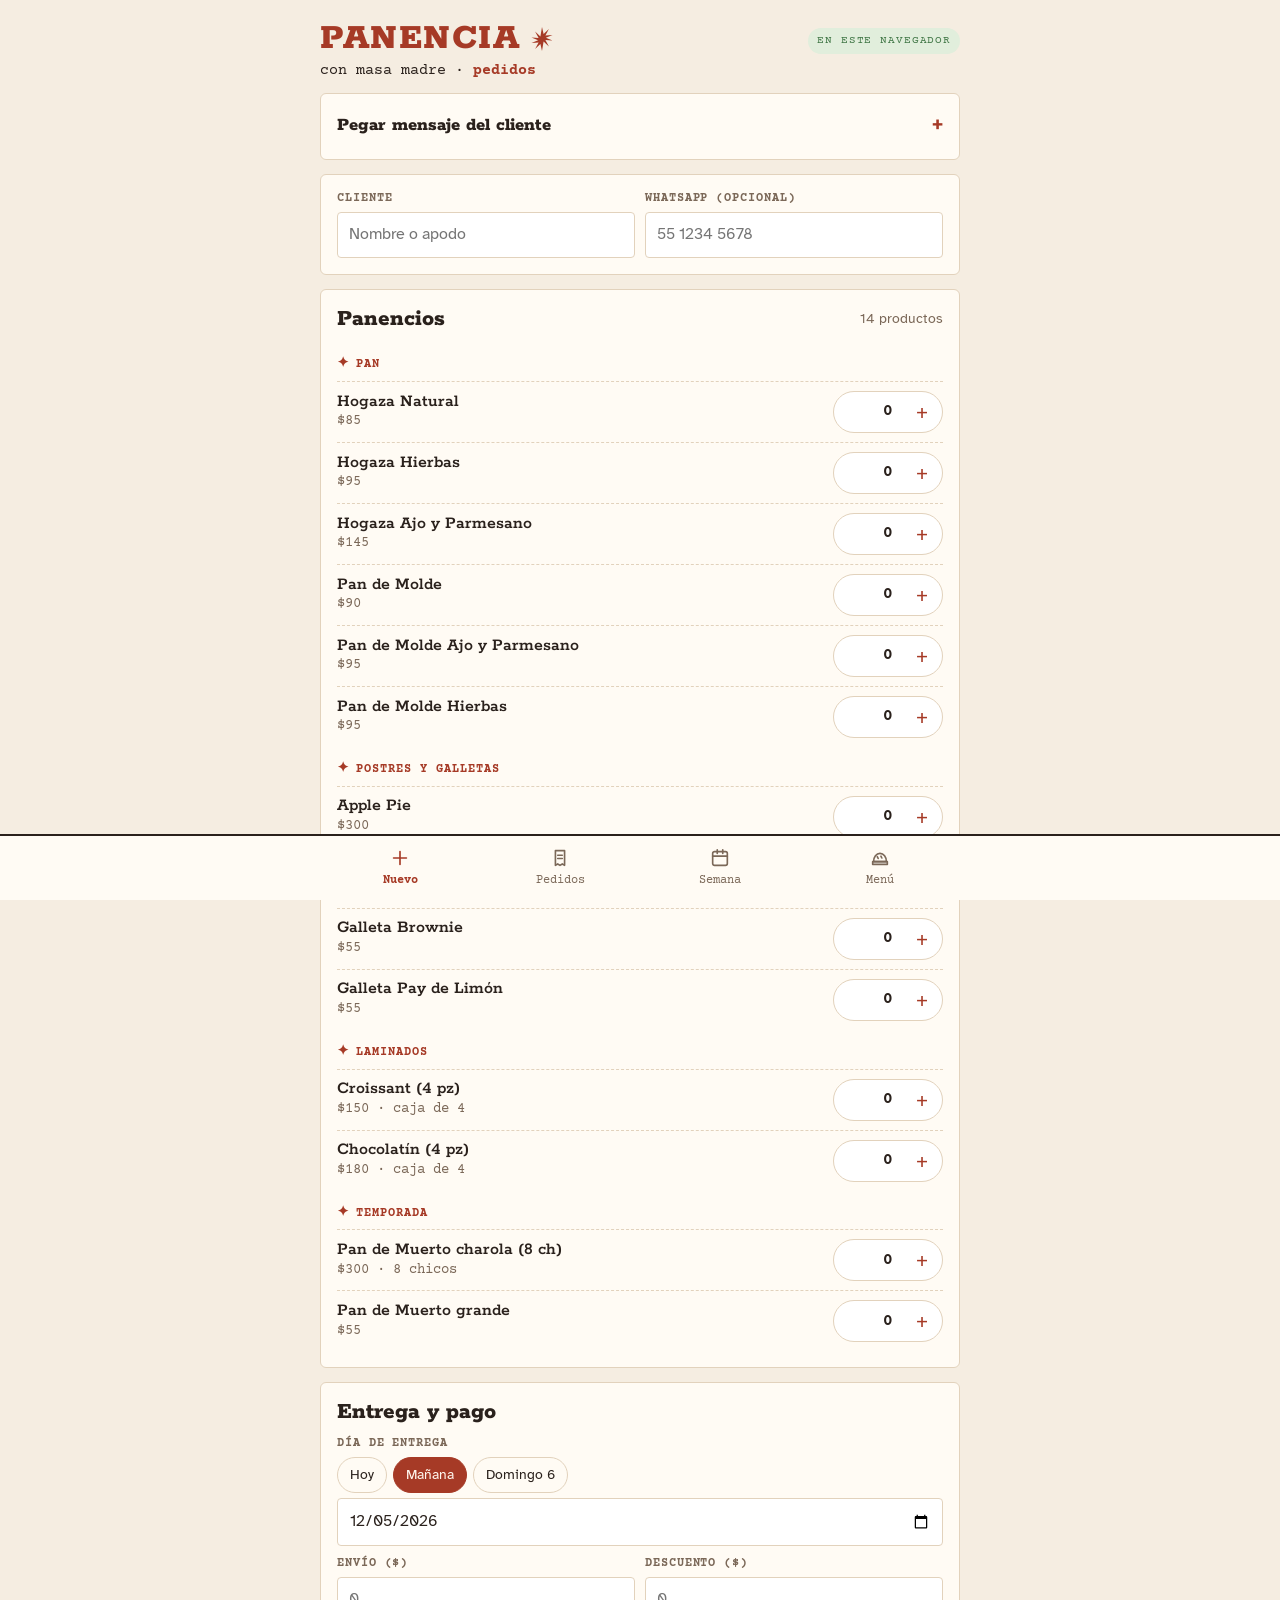
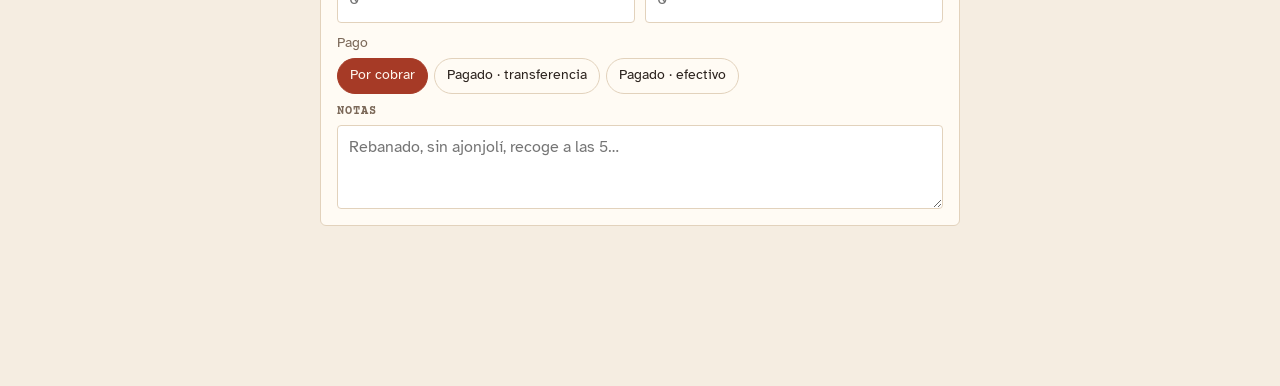
<file: public/artifacts/panencia/index.html>
<!DOCTYPE html>
<html lang="es">
<head>
<meta charset="utf-8">
<meta name="viewport" content="width=device-width, initial-scale=1, viewport-fit=cover">
<meta name="description" content="Registro de pedidos de Panencia: crea la orden, mándala por WhatsApp, marca pagos y ve la lista de horneado de la semana.">
<title>Panencia Pedidos</title>
<link rel="preconnect" href="https://fonts.googleapis.com">
<link rel="preconnect" href="https://fonts.gstatic.com" crossorigin>
<link rel="stylesheet" href="https://fonts.googleapis.com/css2?family=Rokkitt:wght@400;600;800&family=Courier+Prime:wght@400;700&family=Atkinson+Hyperlegible:wght@400;700&display=swap">
<style>
/* Identidad Panencia: el póster "MENÚ con masa madre" — slab óxido, máquina de escribir, estrellas de ocho puntas y tonos de corteza.
   Un solo tema claro a propósito (harina), sin modo oscuro. */
:root{
  color-scheme:light;
  --bg:#F5EDE1;          /* harina */
  --surface:#FFFBF4;     /* miga */
  --surface-2:#EFE3D2;
  --line:#E2D2BC;
  --ink:#2A211C;         /* carbón del póster */
  --muted:#7B6858;
  --accent:#A63A26;      /* óxido de "MENÚ" */
  --accent-ink:#FFF7EE;
  --accent-soft:#F4DDD2;
  --crust:#C98A2E;       /* corteza dorada */
  --crust-soft:#F6E6C8;
  --ok:#3D7443; --ok-soft:#E1EEDC; --warn:#A5620C; --warn-soft:#F8E4C4; --info:#3E5C7A; --info-soft:#E1E8EF; --danger:#A3312A; --danger-soft:#F6DCD6;
  --radius:6px; --bar-h:64px;
  --display:"Rokkitt", Rockwell, "Roboto Slab", Georgia, serif;
  --mono:"Courier Prime", "Courier New", ui-monospace, monospace;
  --body:"Atkinson Hyperlegible", -apple-system, "Segoe UI", system-ui, sans-serif;
}
*{box-sizing:border-box}
[hidden]{display:none!important}
body{margin:0}
body{background:var(--bg);color:var(--ink);font:16px/1.45 var(--body);-webkit-text-size-adjust:100%;padding-inline:16px;padding-block:0 calc(var(--bar-h) + 96px + env(safe-area-inset-bottom,0px))}
.wrap{max-width:640px;margin:0 auto}
h1,h2,h3{font-family:var(--display);text-wrap:balance;margin:0;font-weight:800}
h2{font-size:1.5rem;line-height:1.1}
h3{font-size:1.15rem}
button,input,select,textarea{font:inherit;color:inherit}
button{cursor:pointer}
:focus-visible{outline:2px solid var(--accent);outline-offset:2px}
.num{font-variant-numeric:tabular-nums}
.muted{color:var(--muted)}
.small{font-size:.86rem}
.label,.cat h3,.dayhead,.bake thead th,.conn,.field label,.eyebrow{font-family:var(--mono);text-transform:uppercase;letter-spacing:.08em}
.label{font-size:.74rem;color:var(--muted);font-weight:700}
.star{display:inline-block;width:1em;height:1em;flex:none;color:var(--accent)}
.star svg{width:100%;height:100%;display:block;fill:currentColor}

/* header: como el póster */
.top{display:flex;flex-wrap:wrap;align-items:flex-start;justify-content:space-between;gap:6px 12px;padding-block:22px 12px}
.brand{min-width:0;display:grid;grid-template-columns:auto auto;align-items:center;column-gap:10px}
.brand h1{font-size:2.35rem;line-height:.9;color:var(--accent);letter-spacing:.04em;text-transform:uppercase}
.brand .star{font-size:1.5rem}
.brand .sub{grid-column:1/-1;font-family:var(--mono);font-size:.92rem;color:var(--ink);padding-top:4px}
.brand .sub b{color:var(--accent)}
.conn{font-size:.68rem;padding:5px 9px;border-radius:999px;background:var(--surface-2);color:var(--muted);white-space:nowrap;margin-top:6px;margin-left:auto}
.conn.ok{background:var(--ok-soft);color:var(--ok)}
.conn.bad{background:var(--danger-soft);color:var(--danger)}

/* tabbar */
.tabbar{position:fixed;left:0;right:0;bottom:0;z-index:20;background:var(--surface);border-top:2px solid var(--ink);padding-bottom:env(safe-area-inset-bottom,0px)}
.tabbar .in{max-width:640px;margin:0 auto;display:grid;grid-template-columns:repeat(4,1fr);height:var(--bar-h)}
.tabbar button{background:none;border:0;display:flex;flex-direction:column;align-items:center;justify-content:center;gap:3px;font-family:var(--mono);font-size:.76rem;color:var(--muted)}
.tabbar button svg{width:22px;height:22px;stroke:currentColor;fill:none;stroke-width:1.8;stroke-linecap:round;stroke-linejoin:round}
.tabbar button[aria-selected="true"]{color:var(--accent);font-weight:700}
.badge{background:var(--accent);color:var(--accent-ink);border-radius:999px;font-size:.68rem;padding:0 6px;margin-left:2px;font-weight:700}

/* generic */
.view{display:flex;flex-direction:column;gap:14px}
.card{background:var(--surface);border:1px solid var(--line);border-radius:var(--radius);padding:16px;display:flex;flex-direction:column;gap:10px}
.row{display:flex;gap:10px;align-items:center;flex-wrap:wrap}
.grow{flex:1 1 160px;min-width:0}
.field{display:flex;flex-direction:column;gap:5px}
.field label{font-size:.72rem;color:var(--muted);font-weight:700}
input[type=text],input[type=tel],input[type=number],input[type=date],textarea,select{width:100%;background:#FFFFFF;border:1px solid var(--line);border-radius:4px;padding:10px 11px;min-height:44px}
input:focus,textarea:focus,select:focus{border-color:var(--accent);outline:none;box-shadow:0 0 0 3px var(--accent-soft)}
textarea{min-height:84px;resize:vertical}
.btn{border:1.5px solid var(--ink);background:var(--surface);border-radius:4px;padding:9px 14px;min-height:42px;font-weight:700}
.btn.primary{background:var(--accent);color:var(--accent-ink);border-color:var(--accent)}
.btn.ghost{background:transparent;border-color:var(--line)}
.btn.danger{color:var(--danger);border-color:var(--danger)}
.btn.sm{min-height:34px;padding:5px 10px;font-size:.86rem}
.btn:disabled{opacity:.5;cursor:default}
a.btn{color:var(--ink);text-decoration:none;display:inline-flex;align-items:center}
.chips{display:flex;gap:6px;flex-wrap:wrap}
.chip{border:1.5px solid var(--line);background:var(--surface);border-radius:999px;padding:6px 12px;font-size:.88rem;min-height:36px}
.chip[aria-pressed="true"]{background:var(--accent);color:var(--accent-ink);border-color:var(--accent)}
.pill{display:inline-flex;align-items:center;gap:5px;border-radius:999px;padding:2px 9px;font-size:.78rem;font-weight:700;white-space:nowrap}
.pill::before{content:"";width:7px;height:7px;border-radius:50%;background:currentColor}
.pill.pend{background:var(--warn-soft);color:var(--warn)}
.pill.paid{background:var(--ok-soft);color:var(--ok)}
.pill.done{background:var(--info-soft);color:var(--info)}
.empty{padding:22px 14px;text-align:center;color:var(--muted);border:1.5px dashed var(--line);border-radius:var(--radius);font-family:var(--mono);font-size:.92rem}

/* product picker */
.cat{display:flex;flex-direction:column}
.cat h3{padding:12px 0 6px;font-size:.78rem;color:var(--accent);font-weight:700;display:flex;align-items:center;gap:6px}
.cat h3::before{content:"✦";font-size:.9rem}
.prod{display:grid;grid-template-columns:1fr auto;align-items:center;gap:10px;padding:9px 0;border-top:1px dashed var(--line)}
.prod .nm{font-family:var(--display);font-weight:600;font-size:1.12rem;line-height:1.15}
.prod .pr{font-family:var(--mono);font-size:.86rem;color:var(--muted)}
.prod.on .nm{color:var(--accent);font-weight:800}
.stepper{display:flex;align-items:center;border:1.5px solid var(--line);border-radius:999px;overflow:hidden;background:#FFFFFF}
.prod.on .stepper{border-color:var(--accent)}
.stepper button{width:40px;height:40px;border:0;background:none;font-size:1.25rem;line-height:1;color:var(--accent)}
.stepper output{min-width:28px;text-align:center;font-weight:700;font-family:var(--mono);font-variant-numeric:tabular-nums}
.prod:not(.on) .stepper .minus{visibility:hidden}

/* order bar: el cartel oscuro del póster, solo aquí */
.orderbar{position:fixed;left:0;right:0;bottom:calc(var(--bar-h) + env(safe-area-inset-bottom,0px));z-index:19;padding:10px 16px;background:linear-gradient(to top,var(--bg) 70%,transparent)}
.orderbar .in{max-width:640px;margin:0 auto;display:flex;gap:12px;align-items:center;justify-content:space-between;background:var(--ink);color:#F5EDE1;border-radius:6px;padding:10px 10px 10px 16px}
.orderbar .tot{font-family:var(--display);font-weight:800;font-size:1.5rem;line-height:1;font-variant-numeric:tabular-nums;color:#F2B45A}
.orderbar .sub{font-family:var(--mono);font-size:.78rem;opacity:.85}
.orderbar .btn{background:var(--accent);color:var(--accent-ink);border-color:var(--accent)}

/* ticket: nota de pedido a máquina */
.ticket{background:#FFFFFF;border:1px solid var(--line);border-radius:2px;padding:18px 16px;white-space:pre-wrap;font-family:var(--mono);font-size:.92rem;line-height:1.5;position:relative;
  -webkit-mask:radial-gradient(circle 5px at 50% 100%,transparent 98%,#000) 0 0/14px 100% repeat-x;mask:radial-gradient(circle 5px at 50% 100%,transparent 98%,#000) 0 0/14px 100% repeat-x;padding-bottom:24px}

/* orders */
.weeknav{display:flex;align-items:center;justify-content:space-between;gap:8px}
.weeknav .t{text-align:center;display:flex;flex-direction:column}
.weeknav .t b{font-family:var(--display);font-weight:800;font-size:1.35rem;color:var(--accent);line-height:1.1}
.weeknav .t span{font-family:var(--mono)}
.icon-btn{width:42px;height:42px;border-radius:50%;border:1.5px solid var(--ink);background:var(--surface);font-size:1.2rem}
.order{background:var(--surface);border:1px solid var(--line);border-radius:var(--radius);padding:12px 14px;display:flex;flex-direction:column;gap:8px}
.order.pend{border-left:4px solid var(--crust)}
.order .hd{display:flex;justify-content:space-between;gap:10px;align-items:baseline}
.order .who{font-family:var(--display);font-weight:800;font-size:1.25rem;line-height:1.1;overflow-wrap:anywhere}
.order .amt{font-family:var(--display);font-weight:800;font-size:1.3rem;font-variant-numeric:tabular-nums;white-space:nowrap}
.order .items{font-size:.92rem;color:var(--muted)}
.order .acts{display:flex;gap:6px;flex-wrap:wrap}
.dayhead{font-weight:700;font-size:.8rem;color:var(--accent);padding-top:6px;display:flex;align-items:center;gap:6px}
.dayhead::before{content:"✦"}
.inline-confirm{display:flex;gap:6px;flex-wrap:wrap;align-items:center;background:var(--surface-2);border-radius:4px;padding:8px}

/* week */
.stats{display:grid;grid-template-columns:repeat(2,1fr);gap:10px}
.stat{background:var(--surface);border:1px solid var(--line);border-radius:var(--radius);padding:12px 14px}
.stat .v{font-family:var(--display);font-weight:800;font-size:1.7rem;font-variant-numeric:tabular-nums;line-height:1.1}
.stat.hl{background:var(--accent);border-color:var(--accent);color:var(--accent-ink)}
.stat.hl .label,.stat.hl .muted{color:var(--accent-ink);opacity:.85}
.bake{width:100%;border-collapse:collapse;font-variant-numeric:tabular-nums}
.bake th,.bake td{padding:8px 6px;border-bottom:1px dashed var(--line);text-align:right;font-size:.92rem}
.bake td{font-family:var(--mono)}
.bake th:first-child,.bake td:first-child{text-align:left;font-family:var(--body)}
.bake thead th{font-size:.7rem;color:var(--muted);border-bottom:1.5px solid var(--ink)}
.bake tfoot td{font-weight:700;border-bottom:0;color:var(--accent)}
.scroll-x{overflow-x:auto}

/* menu editor */
.mitem{display:grid;grid-template-columns:1fr 92px 92px;gap:8px;align-items:end;padding:12px 0;border-top:1px dashed var(--line)}
.mitem .full{grid-column:1/-1}
.mitem .flags{grid-column:1/-1;display:flex;gap:10px;align-items:center;flex-wrap:wrap;font-size:.86rem}
.mitem .flags select{width:auto;min-height:36px;padding:4px 8px}
.margin{font-family:var(--mono);font-size:.78rem;font-weight:700}
.margin.low{color:var(--danger)}
.margin.ok{color:var(--ok)}

.toast{position:fixed;left:50%;transform:translateX(-50%);bottom:calc(var(--bar-h) + 90px + env(safe-area-inset-bottom,0px));background:var(--ink);color:#F5EDE1;padding:10px 16px;border-radius:4px;z-index:40;font-family:var(--mono);font-size:.9rem;max-width:calc(100% - 32px)}
details summary{cursor:pointer;font-family:var(--display);font-weight:800;font-size:1.2rem;list-style:none;display:flex;justify-content:space-between;align-items:center}
details summary::-webkit-details-marker{display:none}
details summary::after{content:"+";font-size:1.4rem;color:var(--accent)}
details[open] summary::after{content:"–"}
@media (min-width:560px){.stats{grid-template-columns:repeat(4,1fr)}}
@media (prefers-reduced-motion:no-preference){.btn,.chip,.stepper button{transition:background .15s,color .15s}}
</style>
</head>
<body>

<div class="wrap">
  <header class="top">
    <div class="brand"><h1>Panencia</h1><span class="star" aria-hidden="true"><svg viewBox="0 0 24 24"><path d="M12 0l1.6 7.1 5.3-5-3.5 6.4 7.1-.5-6.6 2.8 6.6 2.8-7.1-.5 3.5 6.4-5.3-5L12 24l-1.6-7.1-5.3 5 3.5-6.4-7.1.5 6.6-2.8L1.5 10.4l7.1.5-3.5-6.4 5.3 5z"/></svg></span><span class="sub">con masa madre · <b>pedidos</b></span></div>
    <span class="conn" id="conn">Conectando…</span>
  </header>

  <!-- NUEVO PEDIDO -->
  <section class="view" id="view-nuevo" data-view="nuevo">
    <div class="card" id="saved-panel" hidden>
      <div class="row" style="justify-content:space-between"><h2 id="saved-title">Pedido guardado</h2><span class="pill pend" id="saved-pill">Por cobrar</span></div>
      <p class="muted small" style="margin:0">Mándale este mensaje a tu cliente. Queda guardado en Pedidos.</p>
      <div class="ticket" id="saved-msg"></div>
      <div class="row">
        <button class="btn primary" id="copy-msg" type="button">Copiar mensaje</button>
        <a class="btn" id="wa-link" href="#" target="_blank" rel="noopener" style="text-decoration:none;display:inline-flex;align-items:center">Abrir WhatsApp</a>
        <button class="btn ghost" id="new-order" type="button">Nuevo pedido</button>
      </div>
      <p class="muted small" style="margin:0" id="wa-note"></p>
    </div>

    <form id="order-form" class="view" autocomplete="off">
      <div class="row" style="justify-content:space-between" id="editing-bar" hidden>
        <span class="pill done" id="editing-label">Editando pedido</span>
        <button class="btn sm ghost" type="button" id="cancel-edit">Cancelar edición</button>
      </div>
      <details class="card" id="paste-card">
        <summary>Pegar mensaje del cliente</summary>
        <p class="muted small" style="margin:0">Pega el mensaje tal cual te llegó (por ejemplo, “2 hogazas natural y un apple pie para el sábado”) y lo convierto en pedido para que lo revises.</p>
        <textarea id="paste-text" placeholder="Hola! me apartas 2 hogazas de hierbas y 4 galletas chocochips para el sábado?"></textarea>
        <div class="row">
          <button class="btn" type="button" id="parse-local">Convertir en pedido</button>
        </div>
        <p class="small muted" id="parse-note" style="margin:0" hidden></p>
      </details>

      <div class="card">
        <div class="row">
          <div class="field grow"><label for="cust-name">Cliente</label><input type="text" id="cust-name" list="cust-list" placeholder="Nombre o apodo" required></div>
          <div class="field grow"><label for="cust-phone">WhatsApp (opcional)</label><input type="tel" id="cust-phone" placeholder="55 1234 5678" inputmode="tel"></div>
        </div>
        <datalist id="cust-list"></datalist>
      </div>

      <div class="card">
        <div class="row" style="justify-content:space-between"><h2>Panencios</h2><span class="small muted" id="menu-status"></span></div>
        <div id="picker"></div>
      </div>

      <div class="card">
        <h2>Entrega y pago</h2>
        <div class="field"><label for="delivery-date">Día de entrega</label>
          <div class="chips" id="date-chips"></div>
          <input type="date" id="delivery-date" required>
        </div>
        <div class="row">
          <div class="field grow"><label for="shipping">Envío ($)</label><input type="number" id="shipping" min="0" step="1" inputmode="numeric" placeholder="0"></div>
          <div class="field grow"><label for="discount">Descuento ($)</label><input type="number" id="discount" min="0" step="1" inputmode="numeric" placeholder="0"></div>
        </div>
        <div class="field"><span class="small muted">Pago</span>
          <div class="chips" id="pay-chips" role="group" aria-label="Pago">
            <button type="button" class="chip" data-pay="" aria-pressed="true">Por cobrar</button>
            <button type="button" class="chip" data-pay="transferencia" aria-pressed="false">Pagado · transferencia</button>
            <button type="button" class="chip" data-pay="efectivo" aria-pressed="false">Pagado · efectivo</button>
          </div>
        </div>
        <div class="field"><label for="notes">Notas</label><textarea id="notes" placeholder="Rebanado, sin ajonjolí, recoge a las 5…"></textarea></div>
      </div>
    </form>
  </section>

  <!-- PEDIDOS -->
  <section class="view" id="view-pedidos" data-view="pedidos" hidden>
    <div class="weeknav">
      <button class="icon-btn" type="button" data-week="-1" aria-label="Semana anterior">‹</button>
      <div class="t"><b class="week-label"></b><span class="small muted week-sub"></span></div>
      <button class="icon-btn" type="button" data-week="1" aria-label="Semana siguiente">›</button>
    </div>
    <div class="chips" id="order-filter" role="group" aria-label="Filtro">
      <button type="button" class="chip" data-filter="all" aria-pressed="true">Todos</button>
      <button type="button" class="chip" data-filter="pend" aria-pressed="false">Por cobrar</button>
      <button type="button" class="chip" data-filter="undelivered" aria-pressed="false">Por entregar</button>
      <button type="button" class="chip" data-filter="allpend" aria-pressed="false">Todo lo que me deben</button>
    </div>
    <div id="order-list" class="view"></div>
  </section>

  <!-- SEMANA -->
  <section class="view" id="view-semana" data-view="semana" hidden>
    <div class="weeknav">
      <button class="icon-btn" type="button" data-week="-1" aria-label="Semana anterior">‹</button>
      <div class="t"><b class="week-label"></b><span class="small muted week-sub"></span></div>
      <button class="icon-btn" type="button" data-week="1" aria-label="Semana siguiente">›</button>
    </div>
    <div class="stats" id="stats"></div>
    <div class="card">
      <div class="row" style="justify-content:space-between"><h2>Lista de horneado</h2><span class="small muted">piezas por día de entrega</span></div>
      <div class="scroll-x" id="bake"></div>
    </div>
    <div class="card">
      <h2>Por cobrar esta semana</h2>
      <div id="owed"></div>
    </div>
    <div class="card">
      <h2>Últimas semanas</h2>
      <div class="scroll-x" id="history"></div>
    </div>
  </section>

  <!-- MENU -->
  <section class="view" id="view-menu" data-view="menu" hidden>
    <div class="card">
      <h2>Menú y precios</h2>
      <p class="muted small" style="margin:0">Los cambios se guardan al salir de cada campo. El costo viene de tu hoja de costeo y sirve para calcular la ganancia estimada. Los pedidos ya guardados conservan el precio con el que se hicieron.</p>
      <div id="menu-editor"></div>
    </div>
    <div class="card">
      <h3>Agregar producto</h3>
      <div class="mitem" style="border-top:0">
        <div class="field"><label for="new-name">Nombre</label><input type="text" id="new-name" placeholder="Panqué de plátano"></div>
        <div class="field"><label for="new-price">Precio</label><input type="number" id="new-price" min="0" step="1"></div>
        <div class="field"><label for="new-cost">Costo</label><input type="number" id="new-cost" min="0" step="0.01"></div>
        <div class="field full"><label for="new-cat">Sección</label><select id="new-cat"></select></div>
      </div>
      <div class="row"><button class="btn primary" type="button" id="add-prod">Agregar al menú</button></div>
    </div>
    <div class="card">
      <h3>Mensaje de pago</h3>
      <p class="muted small" style="margin:0">Va al final de cada pedido que mandas (por ejemplo, tu CLABE o cómo te pueden pagar).</p>
      <textarea id="pay-note" placeholder="Puedes pagar por transferencia a BBVA · CLABE 012 … a nombre de …"></textarea>
    </div>
  </section>
</div>

<div class="orderbar" id="orderbar" hidden>
  <div class="in">
    <div><div class="tot num" id="bar-total">$0</div><div class="sub" id="bar-sub">0 piezas</div></div>
    <button class="btn" type="submit" form="order-form" id="save-order">Guardar pedido</button>
  </div>
</div>

<nav class="tabbar" aria-label="Secciones">
  <div class="in" role="tablist">
    <button type="button" role="tab" data-tab="nuevo" aria-selected="true"><svg viewBox="0 0 24 24"><path d="M12 5v14M5 12h14"/></svg>Nuevo</button>
    <button type="button" role="tab" data-tab="pedidos" aria-selected="false"><svg viewBox="0 0 24 24"><path d="M7 4h10v16l-2.5-1.5L12 20l-2.5-1.5L7 20z"/><path d="M9.5 9h5M9.5 12.5h5"/></svg><span>Pedidos<span class="badge" id="pend-badge" hidden></span></span></button>
    <button type="button" role="tab" data-tab="semana" aria-selected="false"><svg viewBox="0 0 24 24"><rect x="4" y="5" width="16" height="15" rx="2"/><path d="M4 10h16M9 3v4M15 3v4"/></svg>Semana</button>
    <button type="button" role="tab" data-tab="menu" aria-selected="false"><svg viewBox="0 0 24 24"><path d="M5 16c0-5 3-9 7-9s7 4 7 9z"/><path d="M4 16h16v3H4z"/><path d="M9 10.5l1 2M13 10l1 2"/></svg>Menú</button>
  </div>
</nav>
<div class="toast" id="toast" role="status" hidden></div>

<script>
(() => {
  "use strict";
  const CATS = [
    { id: "pan", name: "Pan" },
    { id: "postres", name: "Postres y galletas" },
    { id: "laminados", name: "Laminados" },
    { id: "temporada", name: "Temporada" },
  ];
  const $ = (s, el = document) => el.querySelector(s);
  const $$ = (s, el = document) => [...el.querySelectorAll(s)];
  const money = n => "$" + (Math.round((+n || 0) * 100) / 100).toLocaleString("es-MX", { maximumFractionDigits: 2 });
  const MONTHS = ["ene","feb","mar","abr","may","jun","jul","ago","sep","oct","nov","dic"];
  const DAYS = ["domingo","lunes","martes","miércoles","jueves","viernes","sábado"];

  // ---------- state ----------
  const S = {
    db: null,
    menu: [], orders: [], config: {},
    cart: {},             // productId -> qty
    pay: "",              // "", "transferencia", "efectivo"
    editingId: null,
    weekOffset: 0,
    filter: "all",
    tab: "nuevo",
    readOnly: false,
  };

  // ---------- dates ----------
  const pad = n => String(n).padStart(2, "0");
  const ymd = d => d.getFullYear() + "-" + pad(d.getMonth() + 1) + "-" + pad(d.getDate());
  const parseYmd = s => { const [y, m, d] = String(s || "").split("-").map(Number); return y ? new Date(y, m - 1, d) : null; };
  const addDays = (d, n) => { const x = new Date(d); x.setDate(x.getDate() + n); return x; };
  const today = () => { const d = new Date(); d.setHours(0, 0, 0, 0); return d; };
  const weekStart = d => { const x = new Date(d); x.setHours(0, 0, 0, 0); const dow = (x.getDay() + 6) % 7; return addDays(x, -dow); };
  const currentWeek = () => addDays(weekStart(today()), S.weekOffset * 7);
  const dayLabel = s => { const d = parseYmd(s); if (!d) return "Sin fecha"; return DAYS[d.getDay()] + " " + d.getDate() + " " + MONTHS[d.getMonth()]; };
  const longDay = s => { const d = parseYmd(s); if (!d) return ""; return DAYS[d.getDay()] + " " + d.getDate() + " de " + ["enero","febrero","marzo","abril","mayo","junio","julio","agosto","septiembre","octubre","noviembre","diciembre"][d.getMonth()]; };
  const weekLabel = ws => { const we = addDays(ws, 6); return ws.getMonth() === we.getMonth() ? `${ws.getDate()} al ${we.getDate()} ${MONTHS[we.getMonth()]}` : `${ws.getDate()} ${MONTHS[ws.getMonth()]} al ${we.getDate()} ${MONTHS[we.getMonth()]}`; };
  const orderWeek = o => ymd(weekStart(parseYmd(o.deliveryDate) || new Date(o.createdAt || Date.now())));

  // ---------- helpers ----------
  const norm = s => String(s || "").toLowerCase().normalize("NFD").replace(/[̀-ͯ]/g, "").replace(/[^a-z0-9ñ\s]/g, " ").replace(/\s+/g, " ").trim();
  const menuById = id => S.menu.find(p => p.id === id);
  const activeMenu = () => S.menu.filter(p => p.active !== false).sort((a, b) => (a.order ?? 99) - (b.order ?? 99));
  const slug = s => norm(s).replace(/\s+/g, "-").replace(/[^a-z0-9-]/g, "").slice(0, 60) || "producto";
  const orderCode = () => "PN-" + Date.now().toString(36).slice(-4).toUpperCase();
  const isPaid = o => !!o.paid;
  const piecesOf = o => (o.items || []).reduce((a, i) => a + (+i.qty || 0), 0);
  const itemsLine = o => (o.items || []).map(i => `${i.qty} ${i.name}`).join(" · ");
  const estCost = o => (o.items || []).reduce((a, i) => a + (i.cost == null ? 0 : i.cost * i.qty), 0);
  const missingCost = o => (o.items || []).some(i => i.cost == null);

  let toastT;
  function toast(msg) { const t = $("#toast"); t.textContent = msg; t.hidden = false; clearTimeout(toastT); toastT = setTimeout(() => (t.hidden = true), 2600); }
  function setConn(txt, cls) { const c = $("#conn"); c.textContent = txt; c.className = "conn " + (cls || ""); }
  async function copyText(text, fallbackEl) {
    try { await navigator.clipboard.writeText(text); toast("Copiado"); }
    catch { if (fallbackEl) { const r = document.createRange(); r.selectNodeContents(fallbackEl); const s = getSelection(); s.removeAllRanges(); s.addRange(r); } toast("Selecciona el texto y cópialo"); }
  }
  function waPhone(p) { let d = String(p || "").replace(/\D/g, ""); if (d.length === 10) d = "52" + d; return d; }
  function waUrl(phone, text) { const p = waPhone(phone); return "https://wa.me/" + (p || "") + "?text=" + encodeURIComponent(text); }
  function el(tag, attrs = {}, ...kids) {
    const e = document.createElement(tag);
    for (const [k, v] of Object.entries(attrs)) {
      if (v == null || v === false) continue;
      if (k === "class") e.className = v; else if (k === "text") e.textContent = v;
      else if (k.startsWith("on")) e.addEventListener(k.slice(2), v); else e.setAttribute(k, v === true ? "" : v);
    }
    for (const k of kids.flat()) if (k != null) e.append(k.nodeType ? k : document.createTextNode(k));
    return e;
  }
  async function write(fn, okMsg) {
    if (!S.db) { toast("Sin conexión a los datos. Recarga la página."); return false; }
    try { await fn(); if (okMsg) toast(okMsg); return true; }
    catch (e) {
      const code = e && e.code;
      if (code === "invalid_argument") { toast("No tienes permiso para editar. Pide acceso de colaborador."); }
      else if (code === "quota_exceeded") toast("Se llenó el espacio de datos. Borra pedidos viejos.");
      else toast("No se pudo guardar. Revisa tu conexión e inténtalo de nuevo.");
      console.error(e); return false;
    }
  }

  // ---------- message ----------
  function buildMessage(o) {
    const lines = [];
    lines.push(`Hola ${o.customer}! Este es tu pedido de Panencia:`);
    lines.push("");
    for (const i of o.items) lines.push(`• ${i.qty} × ${i.name} — ${money(i.qty * i.price)}`);
    if (o.shipping) lines.push(`• Envío — ${money(o.shipping)}`);
    if (o.discount) lines.push(`• Descuento — −${money(o.discount)}`);
    lines.push("");
    lines.push(`Total: ${money(o.total)}`);
    if (o.deliveryDate) lines.push(`Entrega: ${longDay(o.deliveryDate)}`);
    if (o.notes) lines.push(`Notas: ${o.notes}`);
    lines.push(`Pedido ${o.code}`);
    lines.push("");
    if (o.paid) lines.push(`Pago recibido (${o.paymentMethod || "registrado"}). ¡Gracias!`);
    else if ((S.config.paymentNote || "").trim()) lines.push(S.config.paymentNote.trim());
    else lines.push("Te confirmo en cuanto reciba tu pago. ¡Gracias!");
    return lines.join("\n");
  }

  // ---------- form ----------
  function cartItems() {
    return Object.entries(S.cart).filter(([, q]) => q > 0).map(([id, qty]) => {
      const p = menuById(id);
      const prev = S.editingId && (S.orders.find(o => o.id === S.editingId)?.items || []).find(i => i.id === id);
      const src = prev || p || { name: id, price: 0, cost: null };
      return { id, name: (p || src).name, qty, price: +src.price || 0, cost: src.cost == null ? null : +src.cost };
    });
  }
  function formTotals() {
    const items = cartItems();
    const subtotal = items.reduce((a, i) => a + i.qty * i.price, 0);
    const shipping = +$("#shipping").value || 0;
    const discount = +$("#discount").value || 0;
    return { items, subtotal, shipping, discount, total: Math.max(0, subtotal + shipping - discount), pieces: items.reduce((a, i) => a + i.qty, 0) };
  }
  function renderBar() {
    const t = formTotals();
    $("#bar-total").textContent = money(t.total);
    $("#bar-sub").textContent = `${t.pieces} ${t.pieces === 1 ? "panencio" : "panencios"}` + (t.shipping ? ` · envío ${money(t.shipping)}` : "");
    $("#orderbar").hidden = !(S.tab === "nuevo" && $("#saved-panel").hidden && (t.pieces > 0 || S.editingId));
    $("#save-order").textContent = S.editingId ? "Guardar cambios" : "Guardar pedido";
  }
  function renderPicker() {
    const box = $("#picker"); box.textContent = "";
    const menu = activeMenu();
    // include products in cart that are no longer active
    const extra = Object.keys(S.cart).filter(id => S.cart[id] > 0 && !menu.some(p => p.id === id));
    $("#menu-status").textContent = S.db ? `${menu.length} productos` : "";
    if (!menu.length && !extra.length) {
      box.append(el("div", { class: "empty", text: S.db ? "Tu menú está vacío. Agrega productos en la pestaña Menú." : "Cargando menú…" }));
      return;
    }
    for (const c of CATS) {
      const ps = menu.filter(p => (p.category || "pan") === c.id);
      if (!ps.length) continue;
      const sec = el("div", { class: "cat" }, el("h3", { text: c.name }));
      for (const p of ps) sec.append(prodRow(p));
      box.append(sec);
    }
    for (const id of extra) { const prev = cartItems().find(i => i.id === id); box.append(prodRow({ id, name: prev.name + " (fuera de menú)", price: prev.price })); }
  }
  function prodRow(p) {
    const q = S.cart[p.id] || 0;
    const out = el("output", { text: String(q) });
    const row = el("div", { class: "prod" + (q ? " on" : "") },
      el("div", {}, el("div", { class: "nm", text: p.name }), el("div", { class: "pr num", text: money(p.price) + (p.unit ? " · " + p.unit : "") })),
      el("div", { class: "stepper" },
        el("button", { type: "button", class: "minus", "aria-label": "Quitar " + p.name, text: "−", onclick: () => setQty(p.id, q - 1) }),
        out,
        el("button", { type: "button", "aria-label": "Agregar " + p.name, text: "+", onclick: () => setQty(p.id, q + 1) })));
    return row;
  }
  function setQty(id, q) { S.cart[id] = Math.max(0, q); if (!S.cart[id]) delete S.cart[id]; renderPicker(); renderBar(); }
  function setPay(v) { S.pay = v; $$("#pay-chips .chip").forEach(b => b.setAttribute("aria-pressed", String(b.dataset.pay === v))); }
  function renderDateChips() {
    const box = $("#date-chips"); box.textContent = "";
    const t = today(); const cur = $("#delivery-date").value;
    const opts = [["Hoy", t], ["Mañana", addDays(t, 1)]];
    for (const dow of [6, 0]) { // next Saturday, Sunday
      let d = addDays(t, 1); while (d.getDay() !== dow) d = addDays(d, 1);
      if (!opts.some(([, x]) => ymd(x) === ymd(d))) opts.push([DAYS[dow].replace(/^./, c => c.toUpperCase()) + " " + d.getDate(), d]);
    }
    for (const [lbl, d] of opts) box.append(el("button", { type: "button", class: "chip", "aria-pressed": String(ymd(d) === cur), text: lbl, onclick: () => { $("#delivery-date").value = ymd(d); renderDateChips(); } }));
  }
  function resetForm() {
    S.cart = {}; S.editingId = null; setPay("");
    $("#order-form").reset();
    $("#delivery-date").value = ymd(addDays(today(), 1));
    $("#editing-bar").hidden = true;
    $("#parse-note").hidden = true;
    renderDateChips(); renderPicker(); renderBar();
  }
  function loadIntoForm(o) {
    S.editingId = o.id; S.cart = {};
    for (const i of o.items || []) S.cart[i.id] = (S.cart[i.id] || 0) + i.qty;
    $("#cust-name").value = o.customer || ""; $("#cust-phone").value = o.phone || "";
    $("#delivery-date").value = o.deliveryDate || ""; $("#shipping").value = o.shipping || ""; $("#discount").value = o.discount || "";
    $("#notes").value = o.notes || ""; setPay(o.paid ? (o.paymentMethod || "transferencia") : "");
    $("#editing-bar").hidden = false; $("#editing-label").textContent = "Editando " + o.code;
    $("#saved-panel").hidden = true; $("#order-form").hidden = false;
    renderDateChips(); renderPicker(); showTab("nuevo"); scrollTo(0, 0);
  }
  async function saveOrder(ev) {
    ev.preventDefault();
    const t = formTotals();
    const customer = $("#cust-name").value.trim();
    if (!customer) { $("#cust-name").focus(); toast("Escribe el nombre del cliente"); return; }
    if (!t.items.length) { toast("Agrega al menos un producto"); return; }
    const prev = S.editingId ? S.orders.find(o => o.id === S.editingId) : null;
    const now = new Date().toISOString();
    const o = {
      code: prev?.code || orderCode(),
      customer, phone: $("#cust-phone").value.trim(),
      items: t.items, subtotal: t.subtotal, shipping: t.shipping, discount: t.discount, total: t.total,
      deliveryDate: $("#delivery-date").value || ymd(today()),
      notes: $("#notes").value.trim(),
      paid: !!S.pay, paymentMethod: S.pay || null,
      paidAt: S.pay ? (prev?.paid ? prev.paidAt : now) : null,
      delivered: prev?.delivered || false, deliveredAt: prev?.deliveredAt || null,
      createdAt: prev?.createdAt || now, updatedAt: now,
      source: prev?.source || "pagina",
      rawMessage: prev?.rawMessage || ($("#paste-text").value.trim() || null),
    };
    const id = S.editingId || (ymd(today()).replace(/-/g, "") + "-" + Math.random().toString(36).slice(2, 8));
    $("#save-order").disabled = true;
    const ok = await write(() => S.db.doc("orders/" + id).set(o));
    $("#save-order").disabled = false;
    if (!ok) return;
    showSaved({ id, ...o }, !!prev);
  }
  function showSaved(o, wasEdit) {
    const msg = buildMessage(o);
    $("#saved-title").textContent = (wasEdit ? "Cambios guardados · " : "Pedido guardado · ") + o.code;
    const pill = $("#saved-pill"); pill.className = "pill " + (o.paid ? "paid" : "pend"); pill.textContent = o.paid ? "Pagado" : "Por cobrar";
    $("#saved-msg").textContent = msg;
    $("#wa-link").href = waUrl(o.phone, msg);
    $("#wa-note").textContent = o.phone ? "Si el botón de WhatsApp no abre, usa Copiar mensaje y pégalo en el chat." : "Sin número: WhatsApp te pedirá elegir el chat. También puedes copiar el mensaje.";
    $("#saved-panel").hidden = false; $("#order-form").hidden = true;
    S.editingId = null; S.cart = {}; renderBar(); scrollTo(0, 0);
  }

  // ---------- paste parsing ----------
  const NUMWORDS = { un: 1, una: 1, uno: 1, dos: 2, tres: 3, cuatro: 4, cinco: 5, seis: 6, siete: 7, ocho: 8, nueve: 9, diez: 10, once: 11, doce: 12, docena: 12, media: 6 };
  const STOP = new Set(["de","del","la","el","los","las","y","con","para","por","me","mi","un","una","uno","porfa","favor","hola","quiero","quisiera","apartas","aparta","pedir","pido","dame","tienes","hay","pz","pza","pzas","piezas","pieza","que","se","lo","al","en","a"]);
  const stem = w => w.length > 4 ? w.replace(/(es|s)$/, "") : w;
  const DATEWORDS = new Set(["hoy","manana","pasado","sabado","domingo","lunes","martes","miercoles","jueves","viernes","entrega","recoger","recojo","semana","gracias","porfavor"].map(w => stem(w)));
  function tokens(s) { return norm(s).split(" ").filter(w => w && !STOP.has(w)).map(stem); }
  function productKeys(p) { return [p.name, ...(p.aliases || [])].map(tokens); }
  function parseLocal(text) {
    const menu = activeMenu();
    const found = {}; const unknown = [];
    const chunks = String(text).split(/[\n,;+]/).map(c => norm(c).replace(/\bajo y parm/g, "ajo parm"))
      .flatMap(c => c.split(/\s(?:y|e|mas|tambien)\s/)).map(c => c.trim()).filter(Boolean);
    for (const ch of chunks) {
      let qty = 1; const m = ch.match(/(\d+)/);
      if (m) qty = +m[1];
      else { if (/media docena/.test(ch)) qty = 6; else for (const w of ch.split(" ")) if (NUMWORDS[w] && w !== "media") { qty = NUMWORDS[w]; break; } }
      const tk = tokens(ch.replace(/\d+/g, " "));
      if (!tk.length) continue;
      let best = null, bestScore = 0;
      for (const p of menu) {
        for (const key of productKeys(p)) {
          const hit = key.filter(k => tk.includes(k)).length;
          if (!hit) continue;
          const score = hit / key.length + hit * 0.01;
          if (score > bestScore) { bestScore = score; best = p; }
        }
      }
      if (best && bestScore >= 0.34) found[best.id] = (found[best.id] || 0) + qty;
      else if (tk.some(w => w.length > 3 && !DATEWORDS.has(w))) unknown.push(ch);
    }
    // delivery day
    let date = null; const t = norm(text); const base = today();
    if (/\bpasado manana\b/.test(t)) date = addDays(base, 2);
    else if (/\bmanana\b/.test(t)) date = addDays(base, 1);
    else if (/\bhoy\b/.test(t)) date = base;
    else { DAYS.forEach((d, i) => { if (!date && new RegExp("\\b" + norm(d) + "\\b").test(t)) { let x = addDays(base, 1); while (x.getDay() !== i) x = addDays(x, 1); date = x; } }); }
    return { items: found, date: date && ymd(date), unknown };
  }
  function applyParsed(items, date, note) {
    S.cart = {};
    for (const [id, q] of Object.entries(items)) if (menuById(id) && q > 0) S.cart[id] = q;
    if (date) $("#delivery-date").value = date;
    renderDateChips(); renderPicker(); renderBar();
    const n = $("#parse-note"); n.hidden = false; n.textContent = note;
  }
  function onParseLocal() {
    const txt = $("#paste-text").value; if (!txt.trim()) { toast("Pega primero el mensaje"); return; }
    const r = parseLocal(txt);
    const count = Object.keys(r.items).length;
    let note = count ? `Encontré ${count} ${count === 1 ? "producto" : "productos"}. Revisa cantidades abajo.` : "No reconocí productos del menú. Agrégalos a mano.";
    if (r.unknown.length) note += ` No reconocí: “${r.unknown.join("”, “")}”.`;
    if (r.date) note += ` Entrega: ${dayLabel(r.date)}.`;
    applyParsed(r.items, r.date, note);
  }

  // ---------- orders view ----------
  function weekOrders(ws) { const key = ymd(ws); return S.orders.filter(o => orderWeek(o) === key); }
  function renderWeekNav() {
    const ws = currentWeek();
    $$(".week-label").forEach(e => e.textContent = S.weekOffset === 0 ? "Esta semana" : S.weekOffset === -1 ? "Semana pasada" : S.weekOffset === 1 ? "Próxima semana" : "Semana del " + weekLabel(ws));
    $$(".week-sub").forEach(e => e.textContent = weekLabel(ws));
  }
  function renderOrders() {
    renderWeekNav();
    const box = $("#order-list"); box.textContent = "";
    let list = S.filter === "allpend" ? S.orders.filter(o => !isPaid(o)) : weekOrders(currentWeek());
    if (S.filter === "pend") list = list.filter(o => !isPaid(o));
    if (S.filter === "undelivered") list = list.filter(o => !o.delivered);
    list.sort((a, b) => (a.deliveryDate || "").localeCompare(b.deliveryDate || "") || (a.createdAt || "").localeCompare(b.createdAt || ""));
    $$(".weeknav", $("#view-pedidos")).forEach(n => n.style.visibility = S.filter === "allpend" ? "hidden" : "");
    if (!list.length) {
      box.append(el("div", { class: "empty", text: !S.db ? "Conectando con tus datos…" : S.filter === "allpend" ? "Nadie te debe nada." : "No hay pedidos con entrega en esta semana." }));
      return;
    }
    if (S.filter === "allpend") { const sum = list.reduce((a, o) => a + (+o.total || 0), 0); box.append(el("div", { class: "dayhead", text: `${list.length} pedidos · ${money(sum)} por cobrar` })); }
    let lastDay = null;
    for (const o of list) {
      if (o.deliveryDate !== lastDay) { lastDay = o.deliveryDate; box.append(el("div", { class: "dayhead", text: dayLabel(o.deliveryDate).replace(/^./, c => c.toUpperCase()) })); }
      box.append(orderCard(o));
    }
  }
  function orderCard(o) {
    const card = el("article", { class: "order" + (isPaid(o) ? "" : " pend") });
    const pills = el("div", { class: "row", style: "gap:6px" },
      el("span", { class: "pill " + (isPaid(o) ? "paid" : "pend"), text: isPaid(o) ? "Pagado" + (o.paymentMethod ? " · " + o.paymentMethod : "") : "Por cobrar" }),
      o.delivered ? el("span", { class: "pill done", text: "Entregado" }) : null,
      el("span", { class: "small muted num", text: o.code }));
    const acts = el("div", { class: "acts" });
    const conf = el("div", { class: "inline-confirm", hidden: true });
    const ask = (label, buttons) => { conf.textContent = ""; conf.append(el("span", { class: "small", text: label }), ...buttons, el("button", { type: "button", class: "btn sm ghost", text: "Cancelar", onclick: () => (conf.hidden = true) })); conf.hidden = false; };
    const upd = (patch, msg) => write(() => S.db.doc("orders/" + o.id).update({ ...patch, updatedAt: new Date().toISOString() }), msg);
    if (!isPaid(o)) acts.append(el("button", { type: "button", class: "btn sm primary", text: "Cobrado", onclick: () => ask("¿Cómo te pagó?", [
      el("button", { type: "button", class: "btn sm", text: "Transferencia", onclick: () => upd({ paid: true, paymentMethod: "transferencia", paidAt: new Date().toISOString() }, "Marcado como pagado") }),
      el("button", { type: "button", class: "btn sm", text: "Efectivo", onclick: () => upd({ paid: true, paymentMethod: "efectivo", paidAt: new Date().toISOString() }, "Marcado como pagado") })]) }));
    if (!o.delivered) acts.append(el("button", { type: "button", class: "btn sm", text: "Entregado", onclick: () => upd({ delivered: true, deliveredAt: new Date().toISOString() }, "Marcado como entregado") }));
    const msgBox = el("div", { class: "ticket", hidden: true });
    acts.append(el("button", { type: "button", class: "btn sm", text: "Mensaje", onclick: () => {
      const msg = buildMessage(o); msgBox.textContent = msg; msgBox.hidden = !msgBox.hidden;
      if (!msgBox.hidden) copyText(msg, msgBox);
    } }));
    acts.append(el("a", { class: "btn sm", href: waUrl(o.phone, buildMessage(o)), target: "_blank", rel: "noopener", style: "text-decoration:none;display:inline-flex;align-items:center", text: "WhatsApp" }));
    acts.append(el("button", { type: "button", class: "btn sm ghost", text: "Editar", onclick: () => loadIntoForm(o) }));
    const more = [];
    if (isPaid(o)) more.push(el("button", { type: "button", class: "btn sm ghost", text: "Quitar pago", onclick: () => ask("¿Regresar a por cobrar?", [el("button", { type: "button", class: "btn sm", text: "Sí", onclick: () => upd({ paid: false, paymentMethod: null, paidAt: null }, "Regresado a por cobrar") })]) }));
    if (o.delivered) more.push(el("button", { type: "button", class: "btn sm ghost", text: "No entregado", onclick: () => upd({ delivered: false, deliveredAt: null }) }));
    more.push(el("button", { type: "button", class: "btn sm ghost danger", text: "Borrar", onclick: () => ask("¿Borrar este pedido para siempre?", [el("button", { type: "button", class: "btn sm danger", text: "Borrar", onclick: () => write(() => S.db.doc("orders/" + o.id).delete(), "Pedido borrado") })]) }));
    acts.append(...more);
    card.append(
      el("div", { class: "hd" }, el("span", { class: "who", text: o.customer || "Sin nombre" }), el("span", { class: "amt", text: money(o.total) })),
      el("div", { class: "items", text: itemsLine(o) + (o.shipping ? ` · envío ${money(o.shipping)}` : "") + (o.discount ? ` · desc. ${money(o.discount)}` : "") }),
      o.notes ? el("div", { class: "small", text: "Nota: " + o.notes }) : null,
      pills, acts, conf, msgBox);
    return card;
  }

  // ---------- week view ----------
  function renderWeek() {
    renderWeekNav();
    const ws = currentWeek(); const list = weekOrders(ws);
    const total = list.reduce((a, o) => a + (+o.total || 0), 0);
    const paid = list.filter(isPaid).reduce((a, o) => a + (+o.total || 0), 0);
    const cost = list.reduce((a, o) => a + estCost(o), 0);
    const itemsRev = list.reduce((a, o) => a + (+o.subtotal || 0) - (+o.discount || 0), 0);
    const noCost = list.some(missingCost);
    const st = $("#stats"); st.textContent = "";
    const stat = (lbl, v, sub, hl) => el("div", { class: "stat" + (hl ? " hl" : "") }, el("div", { class: "label", text: lbl }), el("div", { class: "v", text: v }), sub ? el("div", { class: "small muted", text: sub }) : null);
    st.append(
      stat("Vendido", money(total), `${list.length} pedidos`, true),
      stat("Cobrado", money(paid), `${list.filter(isPaid).length} pagados`),
      stat("Por cobrar", money(total - paid), `${list.filter(o => !isPaid(o)).length} pendientes`),
      stat("Ganancia est.", money(itemsRev - cost), noCost ? "hay productos sin costo" : "precio − costo del menú"));
    // bake list
    const days = [...new Set(list.map(o => o.deliveryDate))].sort();
    const prods = {};
    for (const o of list) for (const i of o.items || []) { const k = i.id; prods[k] ??= { name: i.name, total: 0, byDay: {} }; prods[k].total += i.qty; prods[k].byDay[o.deliveryDate] = (prods[k].byDay[o.deliveryDate] || 0) + i.qty; }
    const bake = $("#bake"); bake.textContent = "";
    const rows = Object.values(prods).sort((a, b) => b.total - a.total);
    if (!rows.length) bake.append(el("div", { class: "empty", text: "Sin pedidos esta semana." }));
    else {
      const short = s => { const d = parseYmd(s); return d ? DAYS[d.getDay()].slice(0, 3) + " " + d.getDate() : "—"; };
      bake.append(el("table", { class: "bake" },
        el("thead", {}, el("tr", {}, el("th", { text: "Producto" }), ...days.map(d => el("th", { text: short(d) })), el("th", { text: "Total" }))),
        el("tbody", {}, ...rows.map(r => el("tr", {}, el("td", { text: r.name }), ...days.map(d => el("td", { text: r.byDay[d] ? String(r.byDay[d]) : "·" })), el("td", { text: String(r.total) })))),
        el("tfoot", {}, el("tr", {}, el("td", { text: "Piezas" }), ...days.map(d => el("td", { text: String(rows.reduce((a, r) => a + (r.byDay[d] || 0), 0)) })), el("td", { text: String(rows.reduce((a, r) => a + r.total, 0)) })))));
    }
    // owed
    const owed = $("#owed"); owed.textContent = "";
    const pend = list.filter(o => !isPaid(o));
    if (!pend.length) owed.append(el("div", { class: "muted small", text: list.length ? "Todo cobrado." : "—" }));
    for (const o of pend) owed.append(el("div", { class: "row", style: "justify-content:space-between;border-top:1px solid var(--line);padding-top:8px" },
      el("span", {}, el("b", { text: o.customer }), el("span", { class: "small muted", text: " · " + dayLabel(o.deliveryDate) })), el("span", { class: "num", text: money(o.total) })));
    // history
    const hist = $("#history"); hist.textContent = "";
    const base = weekStart(today()); const hrows = [];
    for (let i = 0; i < 8; i++) {
      const w = addDays(base, -7 * i); const l = weekOrders(w);
      const t = l.reduce((a, o) => a + (+o.total || 0), 0); const p = l.filter(isPaid).reduce((a, o) => a + (+o.total || 0), 0);
      hrows.push(el("tr", {}, el("td", { text: weekLabel(w) }), el("td", { text: String(l.length) }), el("td", { text: money(t) }), el("td", { text: money(p) })));
    }
    hist.append(el("table", { class: "bake" }, el("thead", {}, el("tr", {}, el("th", { text: "Semana" }), el("th", { text: "Pedidos" }), el("th", { text: "Vendido" }), el("th", { text: "Cobrado" }))), el("tbody", {}, ...hrows)));
  }

  // ---------- menu editor ----------
  function renderMenuEditor() {
    const box = $("#menu-editor"); box.textContent = "";
    const all = [...S.menu].sort((a, b) => (a.order ?? 99) - (b.order ?? 99));
    if (!all.length) { box.append(el("div", { class: "empty", text: S.db ? "Sin productos todavía." : "Cargando menú…" })); return; }
    for (const p of all) {
      const save = (field, parse) => ev => {
        const v = parse(ev.target.value);
        if (v === p[field] || (Number.isNaN(v))) return;
        write(() => S.db.doc("menu/" + p.id).update({ [field]: v }), "Guardado");
      };
      const margin = p.cost != null && p.price ? (p.price - p.cost) / p.price : null;
      const cat = el("select", { id: "cat-" + p.id, onchange: save("category", x => x) }, ...CATS.map(c => el("option", { value: c.id, text: c.name, selected: (p.category || "pan") === c.id })));
      box.append(el("div", { class: "mitem" },
        el("div", { class: "field" }, el("label", { for: "nm-" + p.id, text: "Nombre" }), el("input", { type: "text", id: "nm-" + p.id, value: p.name, onchange: save("name", x => x.trim()) })),
        el("div", { class: "field" }, el("label", { for: "pr-" + p.id, text: "Precio" }), el("input", { type: "number", id: "pr-" + p.id, min: "0", step: "1", value: p.price ?? "", onchange: save("price", x => (x === "" ? 0 : +x)) })),
        el("div", { class: "field" }, el("label", { for: "co-" + p.id, text: "Costo" }), el("input", { type: "number", id: "co-" + p.id, min: "0", step: "0.01", value: p.cost ?? "", placeholder: "—", onchange: save("cost", x => (x === "" ? null : +x)) })),
        el("div", { class: "field full" }, el("label", { for: "al-" + p.id, text: "Otras formas en que te lo piden (separadas por coma)" }), el("input", { type: "text", id: "al-" + p.id, value: (p.aliases || []).join(", "), onchange: ev => { const v = ev.target.value.split(",").map(s => s.trim()).filter(Boolean); write(() => S.db.doc("menu/" + p.id).update({ aliases: v }), "Guardado"); } })),
        el("div", { class: "flags" },
          el("label", { class: "row", style: "gap:6px" }, el("input", { type: "checkbox", id: "ac-" + p.id, checked: p.active !== false, onchange: ev => write(() => S.db.doc("menu/" + p.id).update({ active: ev.target.checked }), ev.target.checked ? "Visible en pedidos" : "Oculto de pedidos") }), "En venta"),
          cat,
          margin == null ? el("span", { class: "margin muted", text: "Sin costo" }) : el("span", { class: "margin " + (margin < 0.3 ? "low" : "ok"), text: `Margen ${Math.round(margin * 100)}% · ${money(p.price - p.cost)} por venta` }))));
    }
    const sel = $("#new-cat"); if (!sel.options.length) CATS.forEach(c => sel.append(el("option", { value: c.id, text: c.name })));
    if (document.activeElement !== $("#pay-note")) $("#pay-note").value = S.config.paymentNote || "";
  }
  async function addProduct() {
    const name = $("#new-name").value.trim(); const price = +$("#new-price").value;
    if (!name || !price) { toast("Escribe nombre y precio"); return; }
    let id = slug(name); while (menuById(id)) id += "-2";
    const costV = $("#new-cost").value;
    const ok = await write(() => S.db.doc("menu/" + id).set({ name, price, cost: costV === "" ? null : +costV, category: $("#new-cat").value, active: true, aliases: [], order: (Math.max(0, ...S.menu.map(p => p.order || 0)) + 1) }), "Producto agregado");
    if (ok) { $("#new-name").value = ""; $("#new-price").value = ""; $("#new-cost").value = ""; }
  }

  // ---------- tabs & global render ----------
  function showTab(t) {
    S.tab = t;
    $$("[data-view]").forEach(v => (v.hidden = v.dataset.view !== t));
    $$(".tabbar [data-tab]").forEach(b => b.setAttribute("aria-selected", String(b.dataset.tab === t)));
    try { localStorage.setItem("panencia.tab", t); } catch {}
    renderAll();
  }
  function renderCustomers() {
    const seen = new Map();
    for (const o of [...S.orders].sort((a, b) => (b.createdAt || "").localeCompare(a.createdAt || ""))) if (o.customer && !seen.has(o.customer)) seen.set(o.customer, o.phone || "");
    const dl = $("#cust-list"); dl.textContent = "";
    for (const n of seen.keys()) dl.append(el("option", { value: n }));
    S.phones = seen;
  }
  function renderBadge() { const n = S.orders.filter(o => !isPaid(o)).length; const b = $("#pend-badge"); b.hidden = !n; b.textContent = n; }
  function renderAll() {
    renderBadge(); renderBar();
    if (S.tab === "nuevo") renderPicker();
    if (S.tab === "pedidos") renderOrders();
    if (S.tab === "semana") renderWeek();
    if (S.tab === "menu") renderMenuEditor();
  }

  // ---------- events ----------
  $$(".tabbar [data-tab]").forEach(b => b.addEventListener("click", () => showTab(b.dataset.tab)));
  $$("[data-week]").forEach(b => b.addEventListener("click", () => { S.weekOffset += +b.dataset.week; renderAll(); }));
  $$("#order-filter .chip").forEach(b => b.addEventListener("click", () => { S.filter = b.dataset.filter; $$("#order-filter .chip").forEach(x => x.setAttribute("aria-pressed", String(x === b))); renderOrders(); }));
  $$("#pay-chips .chip").forEach(b => b.addEventListener("click", () => setPay(b.dataset.pay)));
  $("#order-form").addEventListener("submit", saveOrder);
  $("#shipping").addEventListener("input", renderBar);
  $("#discount").addEventListener("input", renderBar);
  $("#delivery-date").addEventListener("change", renderDateChips);
  $("#cust-name").addEventListener("change", () => { const ph = S.phones && S.phones.get($("#cust-name").value.trim()); if (ph && !$("#cust-phone").value) $("#cust-phone").value = ph; });
  $("#parse-local").addEventListener("click", onParseLocal);
  $("#copy-msg").addEventListener("click", () => copyText($("#saved-msg").textContent, $("#saved-msg")));
  $("#new-order").addEventListener("click", () => { $("#saved-panel").hidden = true; $("#order-form").hidden = false; resetForm(); });
  $("#cancel-edit").addEventListener("click", resetForm);
  $("#add-prod").addEventListener("click", addProduct);
  $("#pay-note").addEventListener("change", ev => write(() => S.db.doc("config/app").set({ ...S.config, paymentNote: ev.target.value.trim() }), "Mensaje de pago guardado"));


  // ---------- local mode (page opened outside Claude: data stays in this browser) ----------
  const LOCAL_SEED = {"menu": {"hogaza-natural": {"name": "Hogaza Natural", "category": "pan", "price": 85, "order": 1, "active": true, "aliases": ["hogaza sola", "hogaza clasica", "hogaza normal"], "cost": null}, "hogaza-hierbas": {"name": "Hogaza Hierbas", "category": "pan", "price": 95, "order": 2, "active": true, "aliases": ["hogaza de hierbas", "hogaza hierbas italianas", "hierbas finas"], "cost": null}, "hogaza-ajo-parm": {"name": "Hogaza Ajo y Parmesano", "category": "pan", "price": 145, "order": 3, "active": true, "aliases": ["hogaza ajo parm", "hogaza de ajo", "hogaza parmesano"], "cost": null}, "molde-honey": {"name": "Pan de Molde", "category": "pan", "price": 90, "order": 4, "active": true, "aliases": ["pan de caja", "pan molde miel", "honey"], "cost": null}, "molde-ajo-parm": {"name": "Pan de Molde Ajo y Parmesano", "category": "pan", "price": 95, "order": 5, "active": true, "aliases": ["pan de caja ajo", "molde ajo parm"], "cost": null}, "molde-hierbas": {"name": "Pan de Molde Hierbas", "category": "pan", "price": 95, "order": 6, "active": true, "aliases": ["pan de caja hierbas", "molde hierbas italianas"], "cost": null}, "apple-pie": {"name": "Apple Pie", "category": "postres", "price": 300, "order": 10, "active": true, "aliases": ["pay de manzana", "pie de manzana", "pay manzana"], "cost": null}, "galleta-chocochips": {"name": "Galleta Chocochips", "category": "postres", "price": 55, "order": 11, "active": true, "aliases": ["galleta chocochip", "galleta chispas", "galleta de chocolate"], "cost": null}, "galleta-brownie": {"name": "Galleta Brownie", "category": "postres", "price": 55, "order": 12, "active": true, "aliases": ["chocobrownie", "galleta chocobrownie"], "cost": null}, "galleta-limon": {"name": "Galleta Pay de Limón", "category": "postres", "price": 55, "order": 13, "active": true, "aliases": ["galleta limon", "galleta de limon"], "cost": null}, "croissant-4": {"name": "Croissant (4 pz)", "category": "laminados", "price": 150, "order": 20, "active": true, "aliases": ["croissant", "cruasan"], "unit": "caja de 4", "cost": null}, "chocolatin-4": {"name": "Chocolatín (4 pz)", "category": "laminados", "price": 180, "order": 21, "active": true, "aliases": ["chocolatin", "pain au chocolat"], "unit": "caja de 4", "cost": null}, "pan-muerto-charola-8": {"name": "Pan de Muerto charola (8 ch)", "category": "temporada", "price": 300, "order": 30, "active": true, "aliases": ["charola pan de muerto", "pan de muerto chico", "pan de muerto charola"], "unit": "8 chicos", "cost": null}, "pan-muerto-grande": {"name": "Pan de Muerto grande", "category": "temporada", "price": 55, "order": 31, "active": true, "aliases": ["pan de muerto grande", "pan de muerto"], "cost": null}}, "config": {"paymentNote": ""}};
  function localDB() {
    const KEY = "panencia.datos.v1";
    let data = {};
    try { data = JSON.parse(localStorage.getItem(KEY) || "{}") || {}; } catch {}
    if (!Object.keys(data).some(k => k.startsWith("menu/"))) {
      for (const [id, d] of Object.entries(LOCAL_SEED.menu)) data["menu/" + id] = d;
      data["config/app"] = LOCAL_SEED.config;
    }
    const listeners = new Set();
    const clone = x => JSON.parse(JSON.stringify(x));
    const save = () => { try { localStorage.setItem(KEY, JSON.stringify(data)); } catch {} listeners.forEach(fn => fn()); };
    const snap = path => ({ id: path.split("/").pop(), exists: path in data, data: () => data[path] });
    const watch = fn => { listeners.add(fn); fn(); return () => listeners.delete(fn); };
    return {
      doc: path => ({
        set: async d => { data[path] = clone(d); save(); },
        update: async d => { if (!(path in data)) throw { code: "invalid_argument" }; data[path] = { ...data[path], ...clone(d) }; save(); },
        delete: async () => { delete data[path]; save(); },
        onSnapshot: next => watch(() => next(snap(path))),
      }),
      collection: name => {
        const q = { orderBy: () => q, limit: () => q,
          onSnapshot: next => watch(() => next({ docs: Object.keys(data).filter(k => k.startsWith(name + "/") && k.split("/").length === 2).map(snap) })) };
        return q;
      },
    };
  }

  // ---------- boot ----------
  resetForm();
  try { const t = localStorage.getItem("panencia.tab"); if (t && t !== "nuevo" && $(`[data-view="${t}"]`)) showTab(t); } catch {}
  const onErr = e => { if (e && e.code === "revoked") setConn("Sin acceso", "bad"); else setConn("Sin conexión", "bad"); };

  (async () => {
    const c = window.claude;
    const local = !c || !c.use;
    const db = local ? localDB() : await c.use("db");
    if (!db) { setConn("Sin datos", "bad"); $("#menu-status").textContent = ""; renderAll(); return; }
    S.db = db; setConn(local ? "En este navegador" : "Sincronizado", "ok");
    db.collection("menu").onSnapshot(snap => { S.menu = snap.docs.map(d => ({ id: d.id, ...d.data() })); renderAll(); }, onErr);
    db.collection("orders").orderBy("deliveryDate", "desc").limit(1000).onSnapshot(snap => { S.orders = snap.docs.map(d => ({ id: d.id, ...d.data() })); renderCustomers(); renderAll(); }, onErr);
    db.doc("config/app").onSnapshot(snap => { S.config = snap.exists ? { ...snap.data() } : {}; if (S.tab === "menu") renderMenuEditor(); }, onErr);
  })();
})();
</script>

</body>
</html>
</file>
